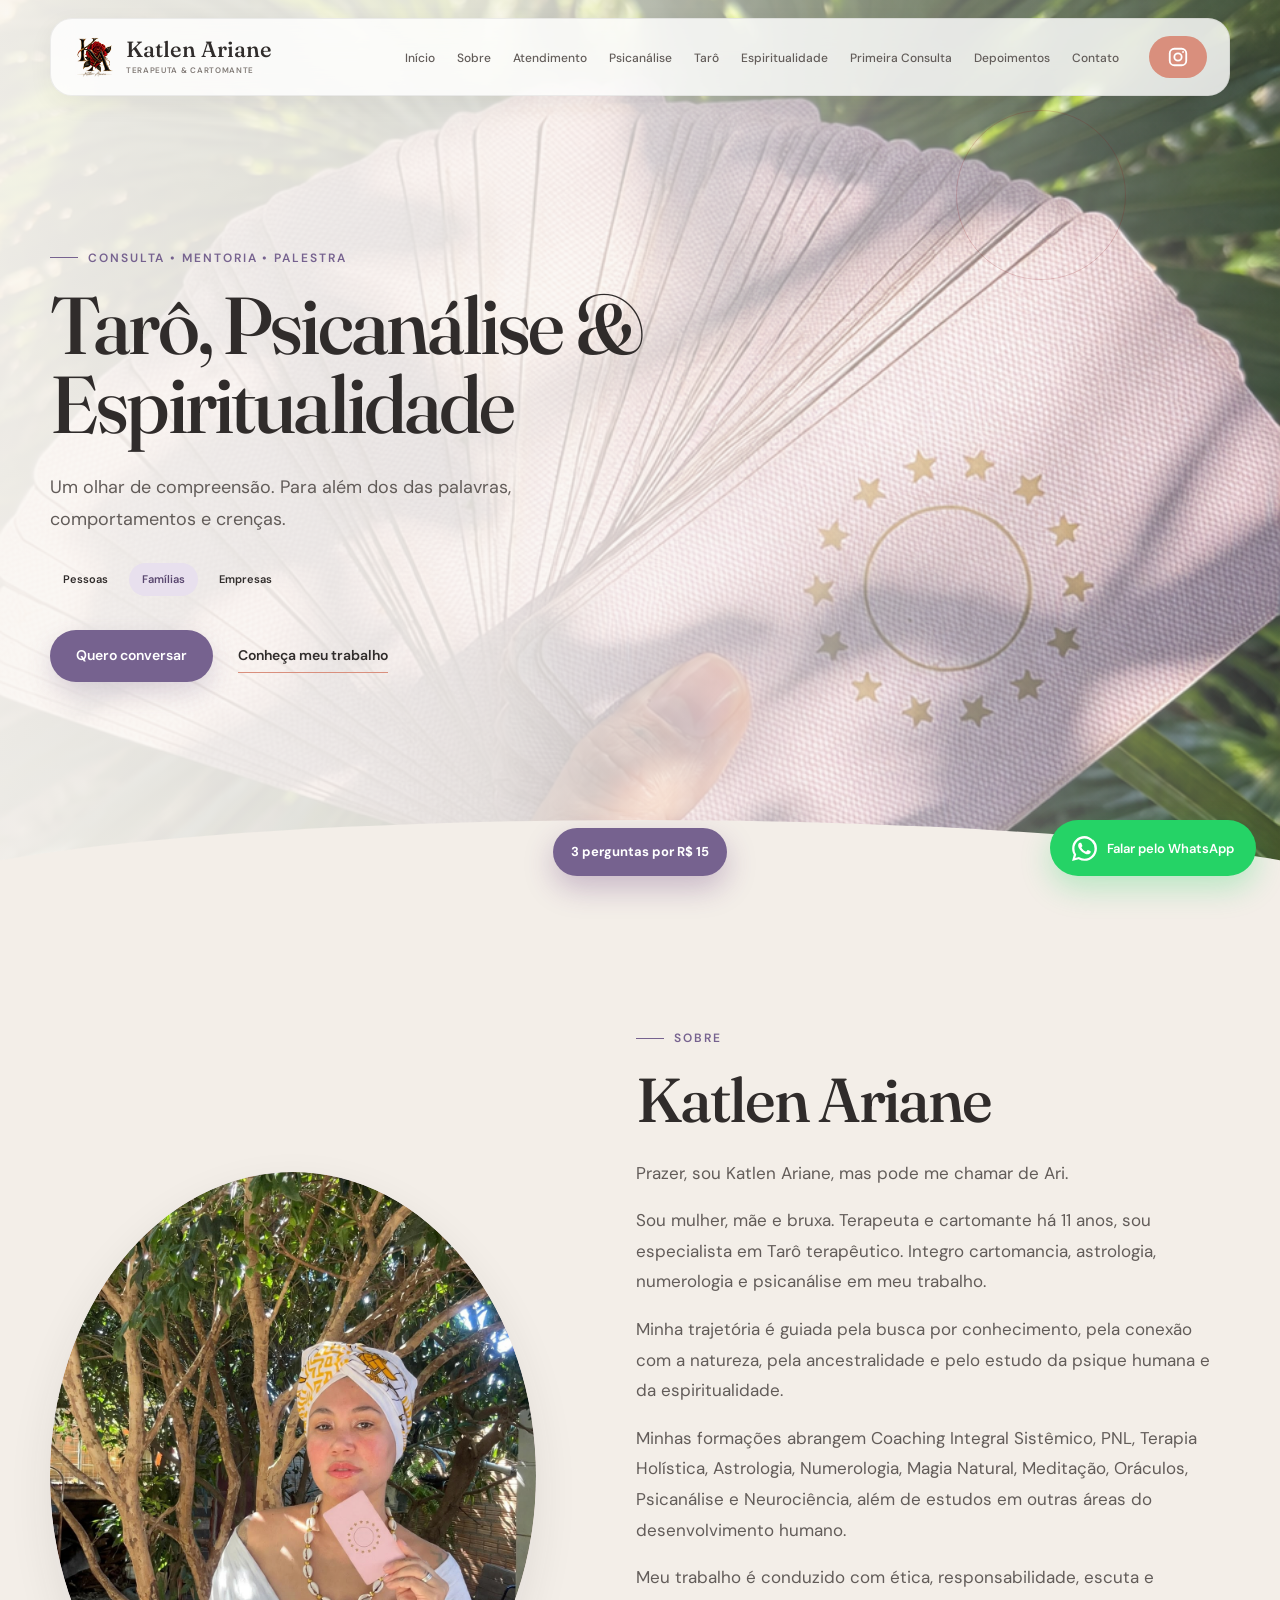
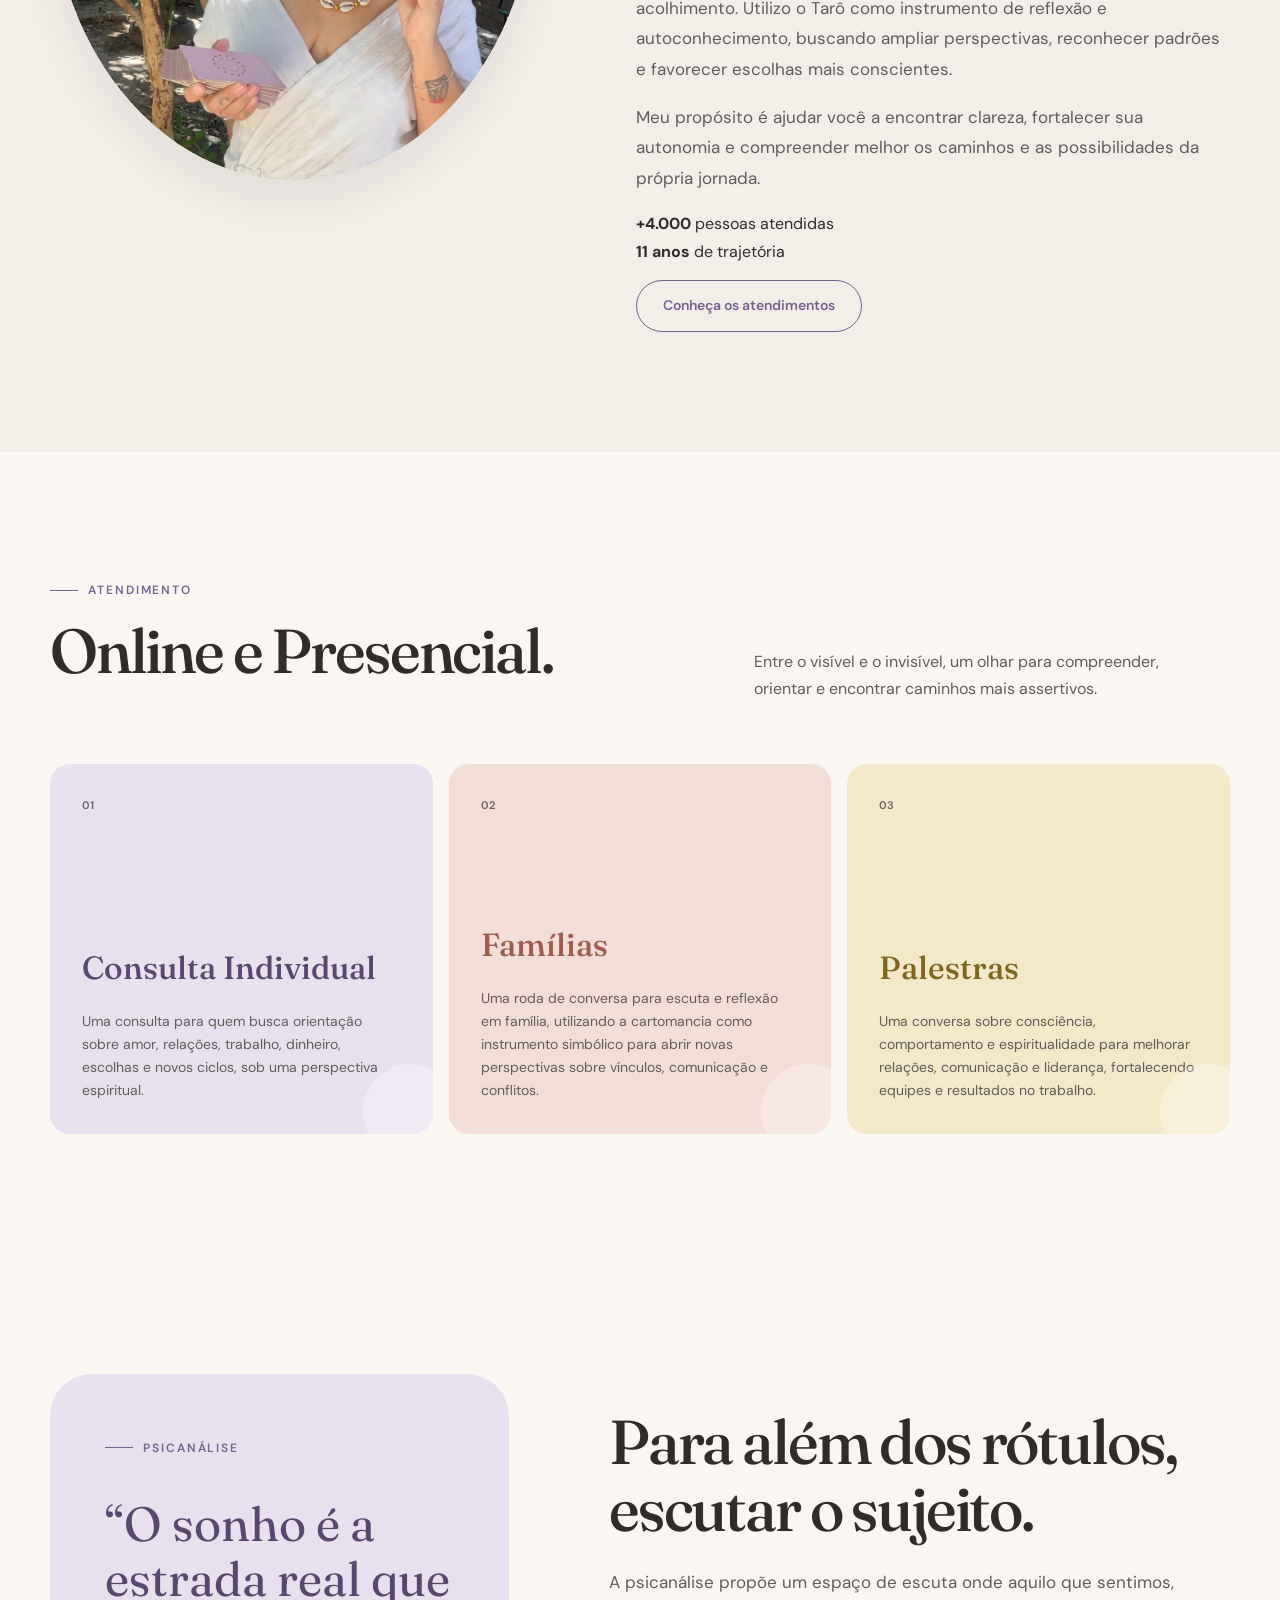
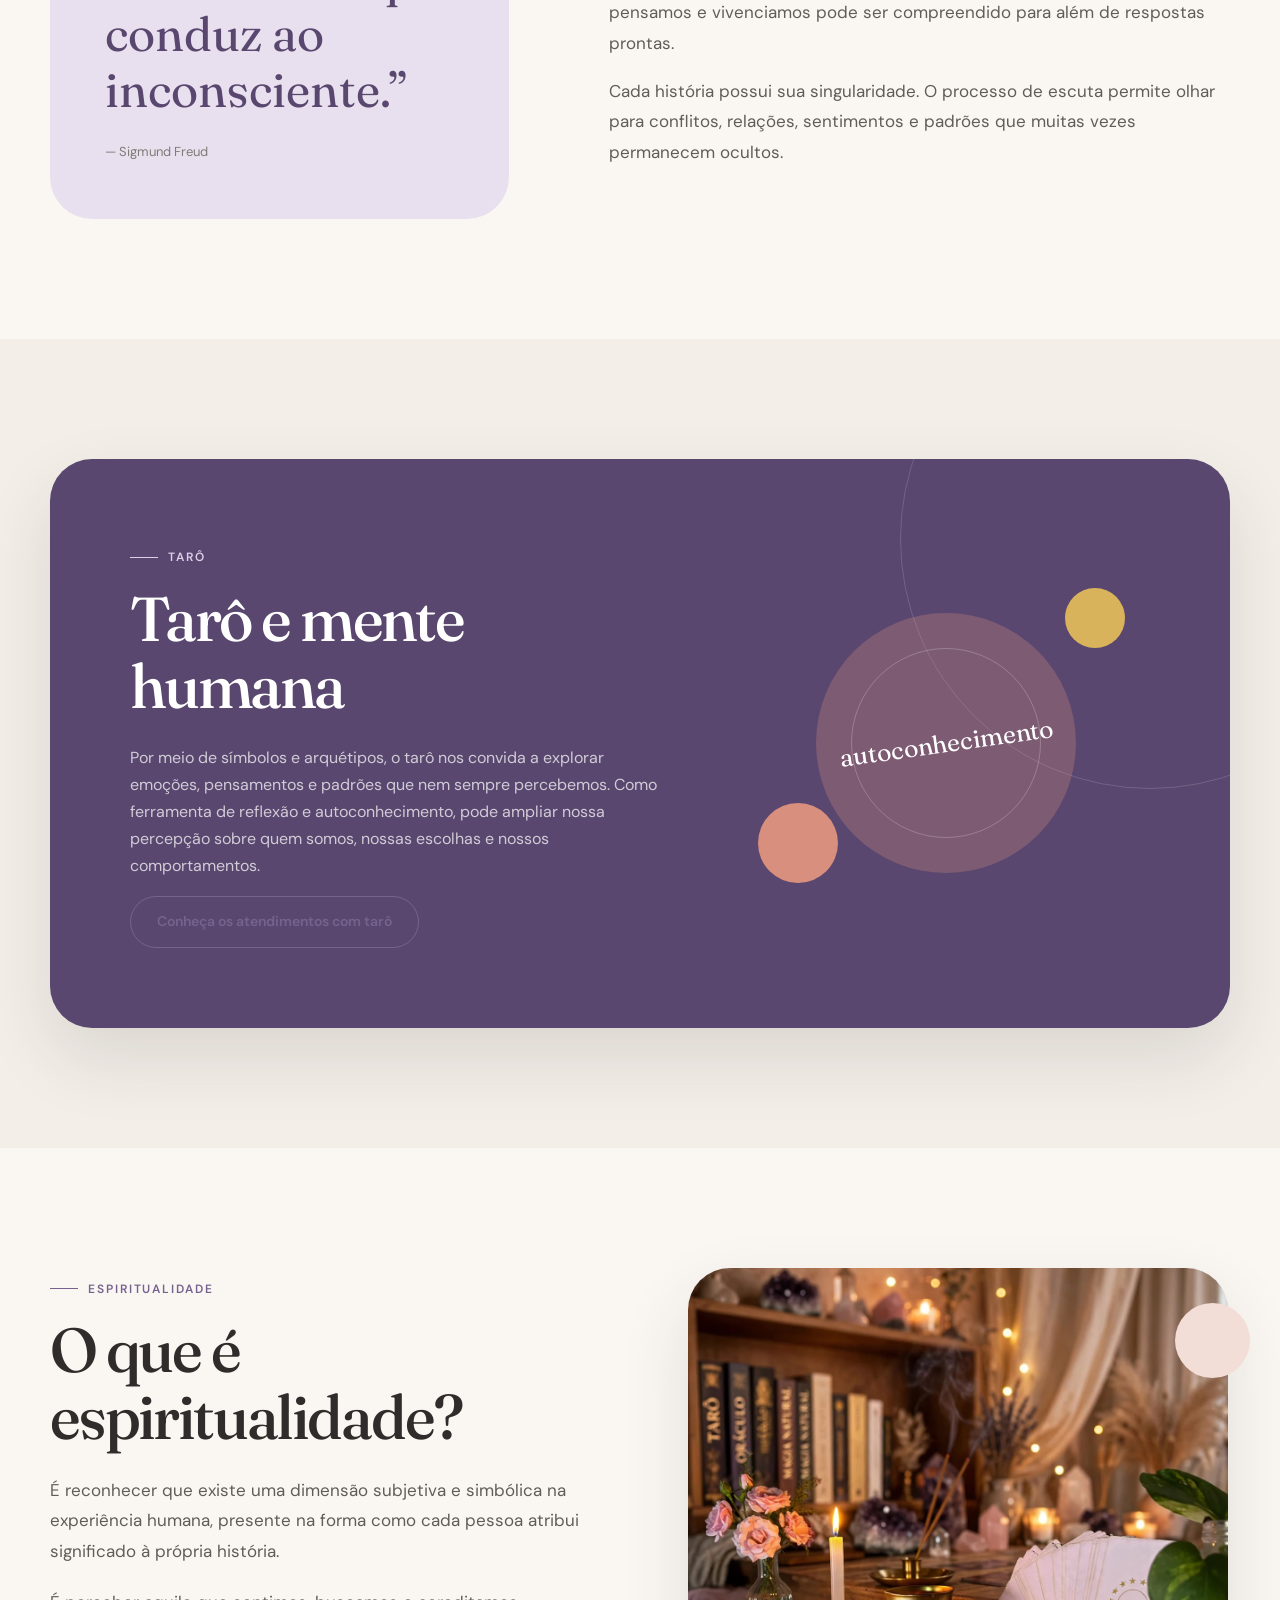
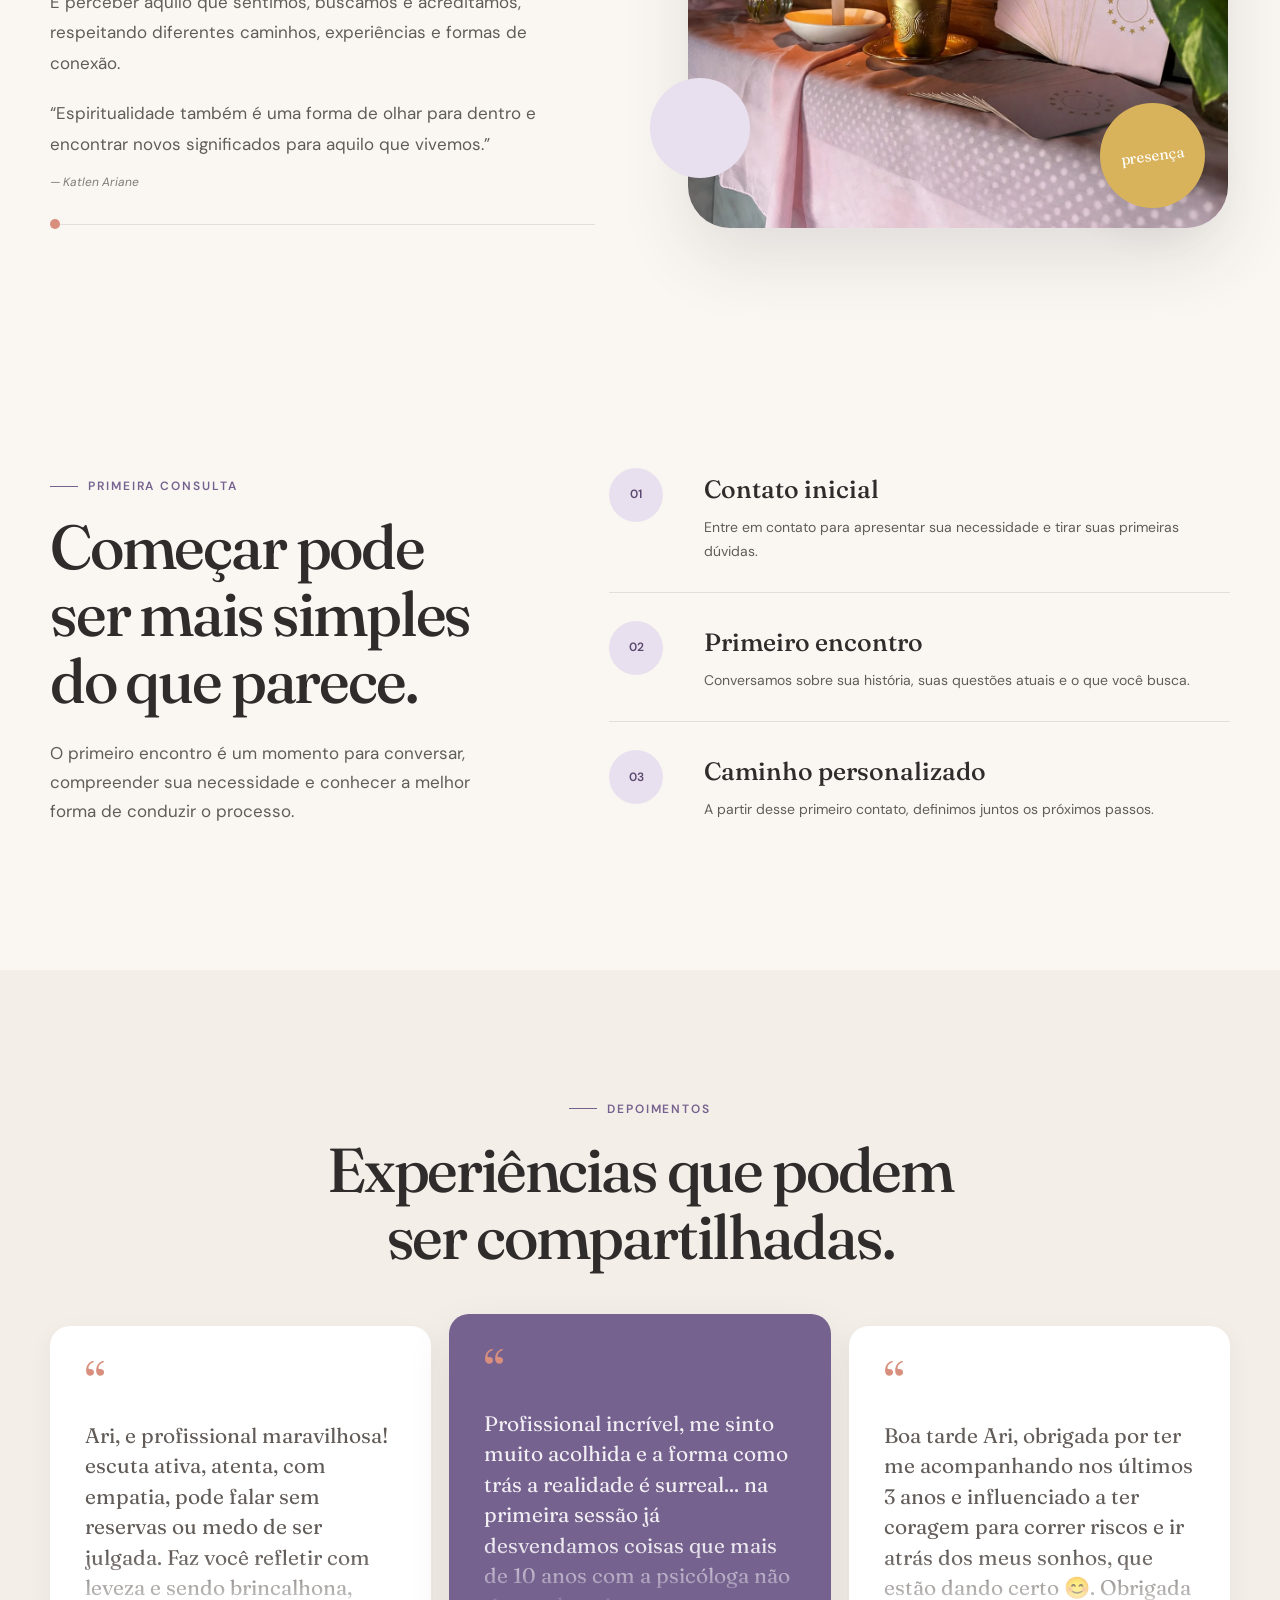
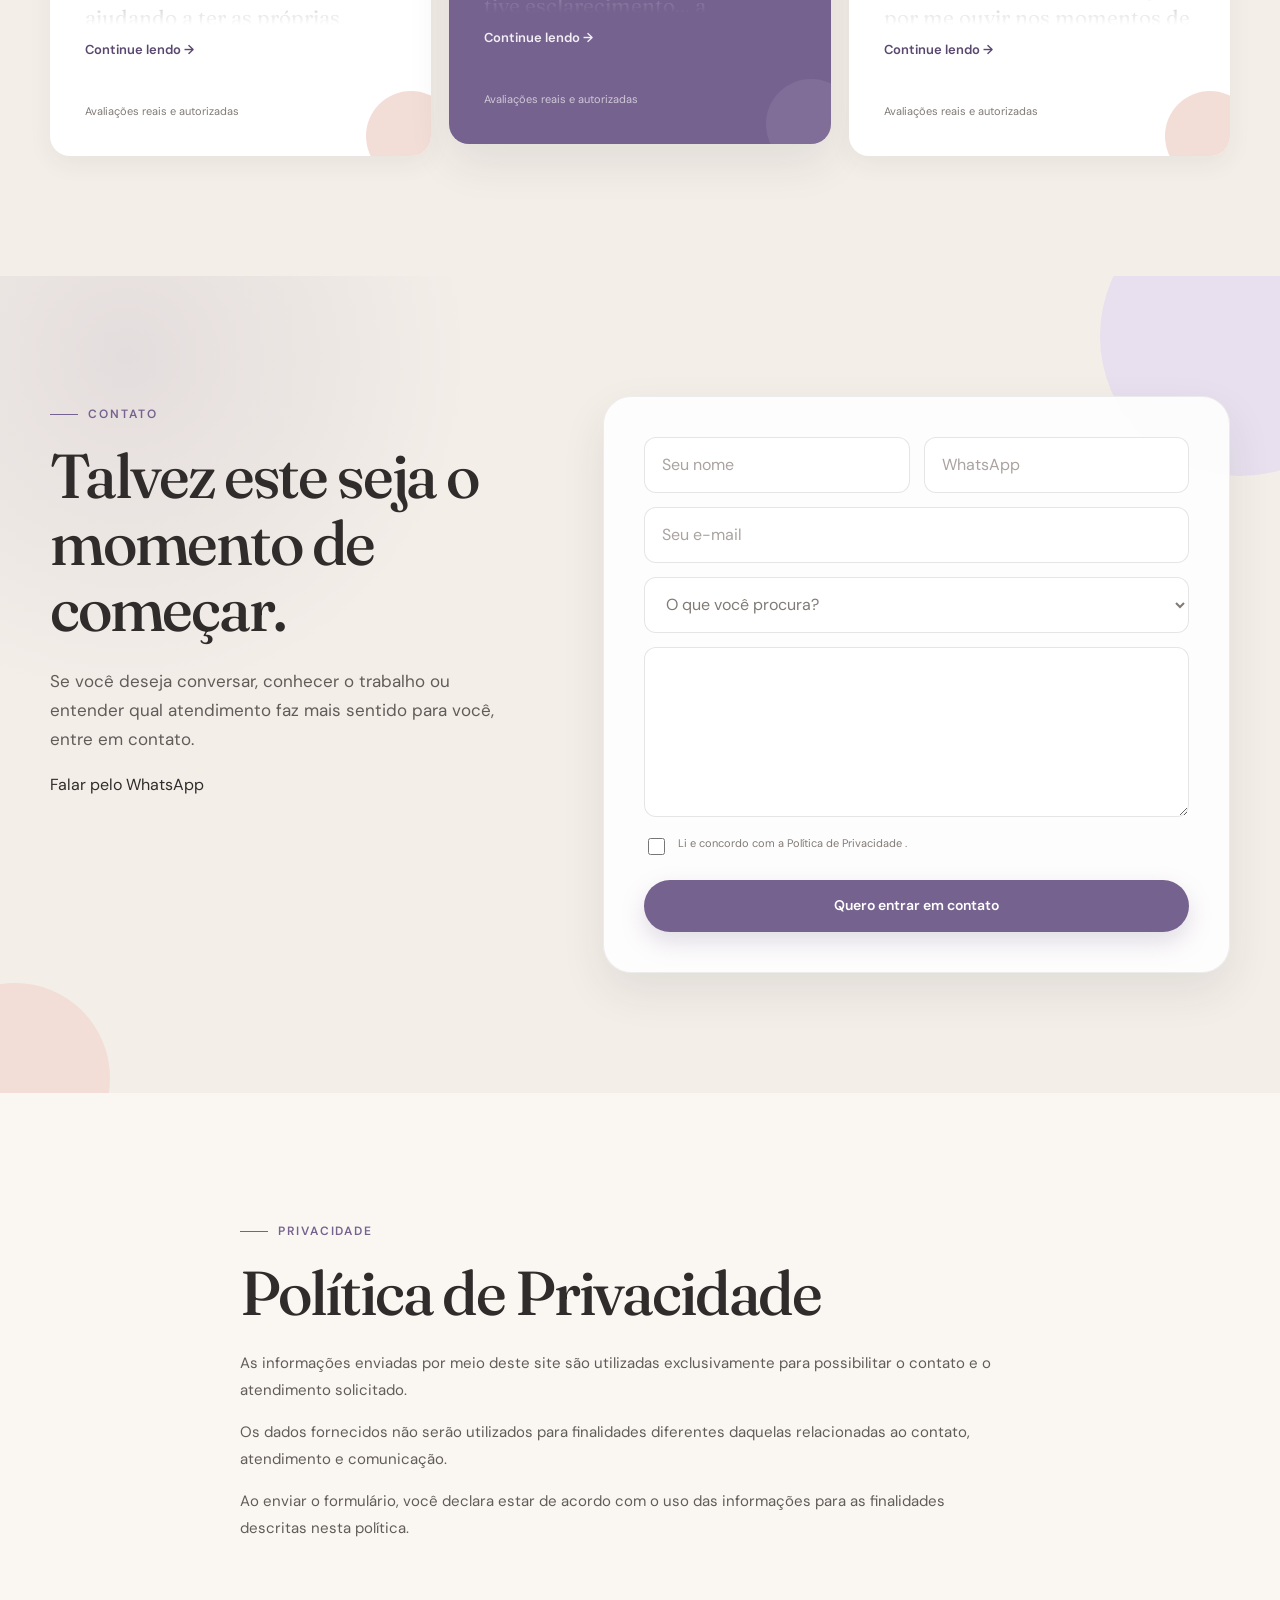
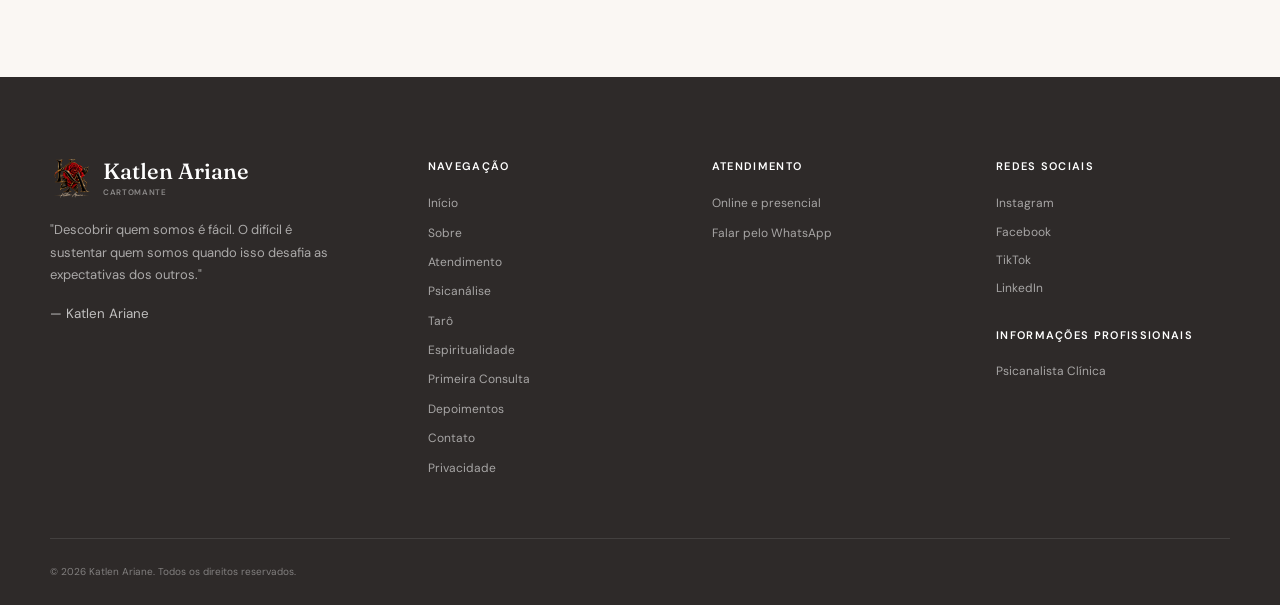
<file: index.html>
<!DOCTYPE html>
<html lang="pt-BR">

<head>
    <meta charset="UTF-8">

    <meta
        name="viewport"
        content="width=device-width, initial-scale=1.0">

    <title>Katlen Ariane | Terapeuta | Cartomante </title>

    <meta
        name="description"
        content="Katlen Ariane, Psicanalista Cartomante. Um espaço de escuta, acolhimento e reflexão para famílias, mulheres, crianças e adolescentes.">

    <meta
        name="theme-color"
        content="#F9F7F4">

    <meta
        name="robots"
        content="index, follow">

    <meta
        name="author"
        content="Katlen Ariane">
    
    <!-- =====================================================
     OPEN GRAPH — COMPARTILHAMENTO
    ====================================================== -->

    <meta
        property="og:type"
        content="website">

    <meta
        property="og:title"
        content="Katlen Ariane | Terapeuta & Cartomante">

    <meta
        property="og:description"
        content="Tarô, Psicanálise & Espiritualidade. Escuta, acolhimento e novos caminhos.">

    <meta
        property="og:url"
        content="https://katlenarianeso.pages.dev/">

    <meta
        property="og:site_name"
        content="Katlen Ariane">

    <meta
        property="og:locale"
        content="pt_BR">

    <!-- Imagem de compartilhamento -->
    <meta
        property="og:image"
        content="https://katlenarianeso.pages.dev/assets/katlen-logo.png">

    <meta
        property="og:image:alt"
        content="Katlen Ariane — Terapeuta & Cartomante">

    <!-- Twitter / X -->
    <meta
        name="twitter:card"
        content="summary">

    <meta
        name="twitter:title"
        content="Katlen Ariane | Terapeuta & Cartomante">

    <meta
        name="twitter:description"
        content="Tarô, Psicanálise & Espiritualidade. Escuta, acolhimento e novos caminhos.">

    <meta
        name="twitter:image"
        content="https://katlenarianeso.pages.dev/assets/katlen-logo.png">

    <!-- Favicon -->
    <link
        rel="icon"
        href="assets/katlen-logo.png"
        type="image/png">

    <link
        rel="alternate icon"
        href="assets/katlen-logo.webp"
        type="image/webp">

    <!-- Google Fonts -->
    <link
        rel="preconnect"
        href="https://fonts.googleapis.com">

    <link
        rel="preconnect"
        href="https://fonts.gstatic.com"
        crossorigin>

    <link
        href="https://fonts.googleapis.com/css2?family=DM+Sans:wght@400;500;600;700&family=Fraunces:opsz,wght@9..144,400;500;600&display=swap"
        rel="stylesheet">

    <!-- CSS PRINCIPAL -->
    <link
        rel="stylesheet"
        href="css/style.css">

    <!-- Dados estruturados -->
    <script type="application/ld+json">
    {
        "@context": "https://schema.org",
        "@type": "Person",
        "name": "Katlen Ariane",
        "jobTitle": "Psicanalista, Terapeuta e Cartomante",
        "description": "Psicanálise, Tarô e Espiritualidade.",
        "image": "assets/katlen-logo.png"
    }
    </script>

</head>

<body>

    <!-- =====================================================
         HEADER
    ====================================================== -->

    <header class="site-header">

        <div class="container nav-inner">

            <a
                class="brand"
                href="#inicio"
                aria-label="Katlen Ariane - início">

                <picture class="brand-logo">

                    <source
                        srcset="assets/katlen-logo.png"
                        type="image/png">

                    <source
                        srcset="assets/katlen-logo.webp"
                        type="image/webp">

                    <img
                        src="assets/katlen-logo.png"
                        alt=""
                        aria-hidden="true"
                        width="42"
                        height="42"
                        loading="eager">

                </picture>

                <span class="brand-text">

                    <span class="brand-name">
                        Katlen Ariane
                    </span>

                    <span class="brand-sub">
                        TERAPEUTA &amp; CARTOMANTE
                    </span>

                </span>

            </a>

            <nav
                class="nav-menu"
                id="primary-navigation"
                aria-label="Navegação principal">

                <ul>

                    <li>
                        <a href="#inicio">
                            Início
                        </a>
                    </li>

                    <li>
                        <a href="#sobre">
                            Sobre
                        </a>
                    </li>

                    <li>
                        <a href="#atendimento">
                            Atendimento
                        </a>
                    </li>

                    <li>
                        <a href="#psicanalise">
                            Psicanálise
                        </a>
                    </li>

                    <li>
                        <a href="#taro-mente">
                            Tarô
                        </a>
                    </li>

                    <li>
                        <a href="#espiritualidade">
                            Espiritualidade
                        </a>
                    </li>

                    <li>
                        <a href="#primeira-consulta">
                            Primeira Consulta
                        </a>
                    </li>

                    <li>
                        <a href="#depoimentos">
                            Depoimentos
                        </a>
                    </li>

                    <li>
                        <a href="#contato">
                            Contato
                        </a>
                    </li>

                </ul>

            </nav>

            <a
                class="header-cta"
                href="#instagram-link"
                data-v8-href="social.instagram"
                target="_blank"
                rel="noopener noreferrer"
                aria-label="Abrir Instagram em uma nova aba">

                <svg class="header-instagram-icon"
                    xmlns="http://www.w3.org/2000/svg"
                    viewBox="0 0 24 24"
                    width="22" height="22"
                    fill="none" stroke="currentColor" stroke-width="2"
                    aria-hidden="true" focusable="false">
                    <rect x="3" y="3" width="18" height="18" rx="5"></rect>
                    <circle cx="12" cy="12" r="4"></circle>
                    <circle cx="17.5" cy="6.5" r="1" fill="currentColor" stroke="none"></circle>
                </svg>


            </a>

            <button
                class="mobile-toggle"
                id="mobile-menu"
                type="button"
                aria-label="Abrir menu"
                aria-expanded="false"
                aria-controls="primary-navigation">

                <span></span>
                <span></span>
                <span></span>

            </button>

        </div>

    </header>


    <main>

        <!-- =====================================================
             HERO
        ====================================================== -->

        <section
            id="inicio"
            class="hero">

            <div class="hero-stroke"></div>

            <div class="container hero-grid">

                <div class="hero-copy">

                    <span class="eyebrow">
                        Consulta • Mentoria • Palestra
                    </span>

                    <h1>
                        Tarô, Psicanálise &amp; Espiritualidade
                        <em></em>
                    </h1>

                    <p>
                        Um olhar de compreensão. Para além dos das palavras,
                        comportamentos e crenças.
                    </p>

                    <div class="target-audience">

                        <span class="audience-people">
                            Pessoas
                        </span>

                        <span class="audience-family">
                            Famílias
                        </span>

                        <span class="audience-companies">
                            Empresas
                        </span>

                    </div>

                    <div class="hero-actions">

                        <a
                            href="#contato"
                            class="btn btn-primary">

                            Quero conversar

                        </a>

                        <a
                            href="#sobre"
                            class="under-link">

                            Conheça meu trabalho

                        </a>

                    </div>

                    <span class="hero-caption"></span>

                </div>

                <div class="hero-visual">

                    <div class="hero-image">

                        <picture>

                            <source
                                srcset="assets/katlen-hero.png"
                                type="image/png">

                            <source
                                srcset="assets/katlen-hero.webp"
                                type="image/webp">

                            <img
                                src="assets/katlen-hero.png"
                                alt="Katlen Ariane"
                                loading="eager">

                        </picture>

                    </div>

                    <div class="shape-tag shape-tag-coral">
                        escuta
                    </div>

                    <div class="shape-tag shape-tag-yellow">
                        acolhimento
                    </div>

                </div>

            </div>

            <div class="hero-bottom"></div>

        </section>


        <!-- =====================================================
             SOBRE
        ====================================================== -->

        <section
            id="sobre"
            class="about section">

            <div class="container about-grid">

                <div class="about-image">

                    <picture>

                        <source
                            srcset="assets/katlen-sobre.png"
                            type="image/png">

                        <source
                            srcset="assets/katlen-sobre.webp"
                            type="image/webp">

                        <img
                            src="assets/katlen-sobre.png"
                            alt="Katlen Ariane"
                            loading="lazy">

                    </picture>

                </div>

                <div class="about-copy">

                    <span class="eyebrow">
                        Sobre
                    </span>

                    <h2>
                        Katlen Ariane
                    </h2>

                    <p id="about-formacao">
                        Prazer, sou Katlen Ariane, mas pode me chamar de Ari.
                    </p>

                    <p>
                        Sou mulher, mãe e bruxa. Terapeuta e cartomante há 11 anos, sou especialista em Tarô terapêutico. Integro cartomancia, astrologia, numerologia e psicanálise em meu trabalho.
                    </p>

                    <p>
                        Minha trajetória é guiada pela busca por conhecimento, pela conexão com a natureza, pela ancestralidade e pelo estudo da psique humana e da espiritualidade.
                    </p>

                    <p>
                        Minhas formações abrangem Coaching Integral Sistêmico, PNL, Terapia Holística, Astrologia, Numerologia, Magia Natural, Meditação, Oráculos, Psicanálise e Neurociência, além de estudos em outras áreas do desenvolvimento humano.
                    </p>

                    <p>
                        Meu trabalho é conduzido com ética, responsabilidade, escuta e acolhimento. Utilizo o Tarô como instrumento de reflexão e autoconhecimento, buscando ampliar perspectivas, reconhecer padrões e favorecer escolhas mais conscientes.
                    </p>

                    <p>
                        Meu propósito é ajudar você a encontrar clareza, fortalecer sua autonomia e compreender melhor os caminhos e as possibilidades da própria jornada.
                    </p>
                                            
                    <p
                        id="about-especializacoes"
                        data-dynamic>
                    </p>

                    <p
                        id="about-experiencia"
                        data-dynamic>
                    </p>

                    <div class="about-stats">

                        <div class="about-stat">

                            <strong>
                                +4.000
                            </strong>

                            <span>
                                pessoas atendidas
                            </span>

                        </div>

                        <div class="about-stat">

                            <strong>
                                11 anos
                            </strong>

                            <span>
                                de trajetória
                            </span>

                        </div>

                    </div>

                    <a
                        href="#atendimento"
                        class="btn btn-outline">

                        Conheça os atendimentos

                    </a>

                </div>

            </div>

        </section>


        <!-- =====================================================
             ATENDIMENTO
        ====================================================== -->

        <section
            id="atendimento"
            class="audiences section">

            <div class="container">

                <div class="section-heading">

                    <div>

                        <span class="eyebrow">
                            Atendimento
                        </span>

                        <h2>
                            Online e Presencial.
                        </h2>

                    </div>

                    <p>
                        Entre o visível e o invisível, um olhar para
                        compreender, orientar e encontrar caminhos mais
                        assertivos.
                    </p>

                </div>

                <div class="audience-grid">

                    <article class="audience-card family">

                        <span>
                            01
                        </span>

                        <h3>
                            Consulta Individual
                        </h3>

                        <p>
                            Uma consulta para quem busca orientação sobre amor, relações, trabalho, dinheiro, escolhas e novos ciclos, sob uma perspectiva espiritual.
                        </p>

                        <b aria-hidden="true"></b>

                    </article>


                    <article class="audience-card women">

                        <span>
                            02
                        </span>

                        <h3>
                            Famílias
                        </h3>

                        <p>
                            Uma roda de conversa para escuta e reflexão em família, utilizando a cartomancia como instrumento simbólico para abrir novas perspectivas sobre vínculos, comunicação e conflitos.
                        </p>

                        <b aria-hidden="true"></b>

                    </article>


                    <article class="audience-card children">

                        <span>
                            03
                        </span>

                        <h3>
                            Palestras
                        </h3>

                        <p>
                            Uma conversa sobre consciência, comportamento e espiritualidade para melhorar relações, comunicação e liderança, fortalecendo equipes e resultados no trabalho.
                        </p>

                        <b aria-hidden="true"></b>

                    </article>

                </div>

            </div>

        </section>


        <!-- =====================================================
             PSICANÁLISE
        ====================================================== -->

        <section
            id="psicanalise"
            class="psicanalise section">

            <div class="container">

                <div class="psicanalise-grid">

                    <div class="psicanalise-quote">

                        <span class="eyebrow">
                            Psicanálise
                        </span>

                        <blockquote>
                            “O sonho é a estrada real que conduz ao inconsciente.”
                        </blockquote>

                        <cite>
                            — Sigmund Freud
                        </cite>

                    </div>

                    <div class="psicanalise-copy">

                        <h2>
                            Para além dos rótulos,
                            escutar o sujeito.
                        </h2>

                        <p>
                            A psicanálise propõe um espaço de escuta onde
                            aquilo que sentimos, pensamos e vivenciamos
                            pode ser compreendido para além de respostas
                            prontas.
                        </p>

                        <p>
                            Cada história possui sua singularidade.
                            O processo de escuta permite olhar para
                            conflitos, relações, sentimentos e padrões
                            que muitas vezes permanecem ocultos.
                        </p>

                        <p
                            data-v8="content.specialization"
                            data-dynamic>
                        </p>

                    </div>

                </div>

            </div>

        </section>


        <section
            id="taro-mente"
            class="neuro section"
            aria-labelledby="taro-mente-title">

            <div class="container neuro-card">
                <div class="neuro-copy">
                    <span class="eyebrow">
                        Tarô
                    </span>

                    <h2 id="taro-mente-title">
                        Tarô e mente humana
                    </h2>

                    <p>
                        Por meio de símbolos e arquétipos, o tarô nos convida
                        a explorar emoções, pensamentos e padrões que nem
                        sempre percebemos. Como ferramenta de reflexão e
                        autoconhecimento, pode ampliar nossa percepção sobre
                        quem somos, nossas escolhas e nossos comportamentos.
                    </p>

                    <a href="#contato" class="btn btn-outline">
                        Conheça os atendimentos com tarô
                    </a>
                </div>
                <div class="neuro-art" aria-hidden="true">
                    <span>autoconhecimento</span>
                    <i></i>
                    <b></b>
                </div>
            </div>

        </section>


        <!-- =====================================================
             ESPIRITUALIDADE
        ====================================================== -->

        <section
            id="espiritualidade"
            class="spirituality section">

            <div class="container spirituality-grid">

                <div class="spirituality-copy">

                    <span class="eyebrow">
                        Espiritualidade
                    </span>

                    <h2>
                        O que é espiritualidade?
                    </h2>

                    <p>
                        É reconhecer que existe uma dimensão subjetiva
                        e simbólica na experiência humana, presente na
                        forma como cada pessoa atribui significado à
                        própria história.
                    </p>

                    <p>
                        É perceber aquilo que sentimos, buscamos e
                        acreditamos, respeitando diferentes caminhos,
                        experiências e formas de conexão.
                    </p>

                    <p>
                        “Espiritualidade também é uma forma de olhar
                        para dentro e encontrar novos significados
                        para aquilo que vivemos.”
                    </p>

                    <small>
                        — Katlen Ariane
                    </small>

                    <div class="spirituality-highlight">

                        <span aria-hidden="true"></span>

                    </div>

                </div>


                <div class="spirituality-image">

                    <div class="spirituality-image-frame">

                        <picture>

                            <source
                                srcset="assets/espiritualidade.png"
                                type="image/png">

                            <source
                                srcset="assets/espiritualidade.webp"
                                type="image/webp">

                            <img
                                src="assets/espiritualidade.png"
                                alt="Mesa simbólica relacionada à espiritualidade"
                                loading="lazy">

                        </picture>

                    </div>

                    <span
                        class="spirituality-orb spirituality-orb-purple"
                        aria-hidden="true">
                    </span>

                    <span
                        class="spirituality-orb spirituality-orb-coral"
                        aria-hidden="true">
                    </span>

                    <span
                        class="spirituality-word"
                        aria-hidden="true">
                    </span>

                </div>

            </div>

        </section>


        <!-- =====================================================
             PRIMEIRA CONSULTA
        ====================================================== -->

        <section
            id="primeira-consulta"
            class="first section">

            <div class="container first-grid">

                <div class="first-copy">

                    <span class="eyebrow">
                        Primeira Consulta
                    </span>

                    <h2>
                        Começar pode ser mais simples
                        do que parece.
                    </h2>

                    <p>
                        O primeiro encontro é um momento para conversar,
                        compreender sua necessidade e conhecer a melhor
                        forma de conduzir o processo.
                    </p>

                </div>


                <div class="steps">

                    <div class="step">

                        <span>
                            01
                        </span>

                        <div>

                            <h3>
                                Contato inicial
                            </h3>

                            <p>
                                Entre em contato para apresentar sua
                                necessidade e tirar suas primeiras dúvidas.
                            </p>

                        </div>

                    </div>


                    <div class="step">

                        <span>
                            02
                        </span>

                        <div>

                            <h3>
                                Primeiro encontro
                            </h3>

                            <p>
                                Conversamos sobre sua história, suas
                                questões atuais e o que você busca.
                            </p>

                        </div>

                    </div>


                    <div class="step">

                        <span>
                            03
                        </span>

                        <div>

                            <h3>
                                Caminho personalizado
                            </h3>

                            <p>
                                A partir desse primeiro contato,
                                definimos juntos os próximos passos.
                            </p>

                        </div>

                    </div>

                </div>

            </div>

        </section>


        <!-- =====================================================
             DEPOIMENTOS
        ====================================================== -->

        <section
            id="depoimentos"
            class="testimonials section">

            <div class="container">

                <div class="section-heading centered">

                    <span class="eyebrow">
                        Depoimentos
                    </span>

                    <h2>
                        Experiências que podem
                        ser compartilhadas.
                    </h2>

                    <p></p>

                </div>


                <div class="testimonial-grid">

                    <article class="testimonial-card">

                        <span class="quote-mark">
                            “
                        </span>

                        <div class="testimonial-content">

                            <p>
                                Ari, e profissional maravilhosa! escuta ativa, atenta, com empatia, pode falar sem reservas ou medo de ser julgada. Faz você refletir com leveza e sendo brincalhona, ajudando a ter as próprias respostas mas com outro olhar.

                                Consegue avaliar não somente o que e relatado, mas como e relatado, nas entrelinhas, até você perceber onde pode mudar e melhorar no dia a dia.
                            </p>

                        </div>

                        <button
                            class="testimonial-toggle"
                            type="button"
                            aria-expanded="false">
                            Continue lendo
                        </button>

                        <small>
                            Avaliações reais e autorizadas
                        </small>

                        <i aria-hidden="true"></i>

                    </article>


                    <article class="testimonial-card featured">

                        <span class="quote-mark">
                            “
                        </span>

                        <div class="testimonial-content">

                            <p>
                                Profissional incrível, me sinto muito acolhida e a forma como trás a realidade é surreal... na primeira sessão já desvendamos coisas que mais de 10 anos com a psicóloga não tive esclarecimento... a condução natural, o espaço de fala e acolhimento é algo que nunca encontrei nas terapias convencionais... recomendo demais...
                            </p>

                        </div>

                        <button
                            class="testimonial-toggle"
                            type="button"
                            aria-expanded="false">
                            Continue lendo
                        </button>

                        <small>
                            Avaliações reais e autorizadas
                        </small>

                        <i aria-hidden="true"></i>

                    </article>


                    <article class="testimonial-card">

                        <span class="quote-mark">
                            “
                        </span>

                        <div class="testimonial-content">

                            <p>
                                Boa tarde Ari, obrigada por ter me acompanhando nos últimos 3 anos e influenciado a ter coragem para correr riscos e ir atrás dos meus sonhos, que estão dando certo 😊. Obrigada por me ouvir nos momentos de grandes desafios e guiar de forma afetuosa, dando más confiança em mim mesma.
                            </p>

                        </div>

                        <button
                            class="testimonial-toggle"
                            type="button"
                            aria-expanded="false">
                            Continue lendo
                        </button>

                        <small>
                            Avaliações reais e autorizadas
                        </small>

                        <i aria-hidden="true"></i>

                    </article>

                </div>

            </div>

        </section>


        <!-- =====================================================
             CONTATO
        ====================================================== -->

        <section
            id="contato"
            class="contact section">

            <div
                class="contact-shape contact-purple"
                aria-hidden="true">
            </div>

            <div
                class="contact-shape contact-coral"
                aria-hidden="true">
            </div>

            <div class="container contact-grid">

                <div class="contact-intro">

                    <span class="eyebrow">
                        Contato
                    </span>

                    <h2>
                        Talvez este seja o momento
                        de começar.
                    </h2>

                    <p>
                        Se você deseja conversar, conhecer o trabalho
                        ou entender qual atendimento faz mais sentido
                        para você, entre em contato.
                    </p>

                    <a
                        href="#"
                        class="contact-whatsapp"
                        data-v8="contact.whatsapp">

                        Falar pelo WhatsApp

                    </a>

                    <p
                        class="contact-address"
                        data-v8="content.address">
                    </p>

                </div>


                <div class="contact-form">

                    <form
                        id="main-form"
                        data-v8-form
                        method="POST"
                        action=""
                        novalidate>

                        <div class="form-row">

                            <input
                                type="text"
                                name="nome"
                                placeholder="Seu nome"
                                autocomplete="name"
                                required>

                            <input
                                type="tel"
                                name="whatsapp"
                                placeholder="WhatsApp"
                                autocomplete="tel"
                                required>

                        </div>

                        <input
                            type="email"
                            name="email"
                            placeholder="Seu e-mail"
                            autocomplete="email"
                            required>

                        <select
                            name="busca_atendimento"
                            required>

                            <option
                                value=""
                                selected
                                disabled>

                                O que você procura?

                            </option>

                            <option value="consulta">
                                Consulta
                            </option>

                            <option value="mentoria">
                                Mentoria
                            </option>

                            <option value="palestra">
                                Palestra
                            </option>

                            <option value="espiritualidade">
                                Espiritualidade
                            </option>

                            <option value="outro">
                                Outro
                            </option>

                        </select>

                        <textarea
                            name="mensagem"
                            rows="5"
                            placeholder="Como posso ajudar?">
                        </textarea>

                        <label class="consent">

                            <input
                                type="checkbox"
                                name="consentimento"
                                required>

                            <span>

                                Li e concordo com a
                                <a
                                    href="#privacidade"
                                    class="privacy-link">

                                    Política de Privacidade

                                </a>.

                            </span>

                        </label>

                        <button
                            type="submit"
                            class="btn btn-primary w-full">

                            Quero entrar em contato

                        </button>

                    </form>

                </div>

            </div>

        </section>


        <!-- =====================================================
             PRIVACIDADE
        ====================================================== -->

        <section
            id="privacidade"
            class="privacy section">

            <div class="container">

                <div class="privacy-content">

                    <span class="eyebrow">
                        Privacidade
                    </span>

                    <h2>
                        Política de Privacidade
                    </h2>

                    <p>
                        As informações enviadas por meio deste site
                        são utilizadas exclusivamente para possibilitar
                        o contato e o atendimento solicitado.
                    </p>

                    <p>
                        Os dados fornecidos não serão utilizados para
                        finalidades diferentes daquelas relacionadas
                        ao contato, atendimento e comunicação.
                    </p>

                    <p>
                        Ao enviar o formulário, você declara estar de
                        acordo com o uso das informações para as
                        finalidades descritas nesta política.
                    </p>

                </div>

            </div>

        </section>

    </main>




    <!-- =====================================================
         OFERTA — 3 PERGUNTAS
         O botão é ligado ao item "3 Perguntas" do Catálogo V8.
         O pagamento é processado pelo V8 Admin Universal.
    ====================================================== -->

    <div
        class="quick-questions-overlay"
        id="quickQuestionsPopup"
        aria-hidden="true">

        <div
            class="quick-questions-modal"
            role="dialog"
            aria-modal="true"
            aria-labelledby="quickQuestionsTitle">

            <button
                type="button"
                class="quick-questions-close"
                id="quickQuestionsClose"
                aria-label="Fechar">

                <span aria-hidden="true">×</span>

            </button>

            <span class="quick-questions-eyebrow">
                LEITURA RÁPIDA
            </span>

            <h2 id="quickQuestionsTitle">
                Faça 3 perguntas agora!
            </h2>

            <p class="quick-questions-lead">
               O que você quer saber?
                O Tarô pode revelar!
            </p>

            <div class="quick-questions-price">
                <strong id="quickQuestionsPrice">
                    R$ 15,00
                </strong>

                <span>
                    pagamento online
                </span>
            </div>

            <button
                type="button"
                class="quick-questions-pay"
                id="quickQuestionsPay"
                data-v8-pay="">

                Pagar agora por R$ 15

            </button>

            <p
                class="quick-questions-status"
                id="quickQuestionsStatus"
                role="status">
            </p>

            <small class="quick-questions-note">
                Após o pagamento, você será encaminhado
                para a próxima etapa.
            </small>

        </div>

    </div>

    <button
        type="button"
        class="quick-questions-trigger"
        id="quickQuestionsTrigger"
        aria-label="Abrir oferta de 3 perguntas">

        3 perguntas por R$ 15

    </button>


    <!-- =====================================================
         FOOTER
    ====================================================== -->

    <footer class="site-footer">

        <div class="container footer-grid">

            <div class="footer-brand">

                <a
                    class="brand"
                    href="#inicio"
                    aria-label="Katlen Ariane - início">

                    <picture class="brand-logo">

                        <source
                            srcset="assets/katlen-logo.png"
                            type="image/png">

                        <source
                            srcset="assets/katlen-logo.webp"
                            type="image/webp">

                        <img
                            src="assets/katlen-logo.png"
                            alt=""
                            aria-hidden="true"
                            width="42"
                            height="42"
                            loading="lazy">

                    </picture>

                    <span class="brand-text">

                        <span class="brand-name">
                            Katlen Ariane
                        </span>

                        <span class="brand-sub">
                            CARTOMANTE
                        </span>

                    </span>

                </a>

                <p>
                    "Descobrir quem somos é fácil. O difícil é sustentar
                    quem somos quando isso desafia as expectativas dos outros."
                </p>

                <small>
                    — Katlen Ariane
                </small>

            </div>


            <div>

                <span class="footer-title">
                    Navegação
                </span>

                <a href="#inicio">
                    Início
                </a>

                <a href="#sobre">
                    Sobre
                </a>

                <a href="#atendimento">
                    Atendimento
                </a>

                <a href="#psicanalise">
                    Psicanálise
                </a>

                <a href="#taro-mente">
                    Tarô
                </a>

                <a href="#espiritualidade">
                    Espiritualidade
                </a>

                <a href="#primeira-consulta">
                    Primeira Consulta
                </a>

                <a href="#depoimentos">
                    Depoimentos
                </a>

                <a href="#contato">
                    Contato
                </a>

                <a href="#privacidade">
                    Privacidade
                </a>

            </div>


            <div>

                <span class="footer-title">
                    Atendimento
                </span>

                <span>
                    Online e presencial
                </span>

                <a
                    id="footer-whatsapp"
                    href="#"
                    data-v8="contact.whatsapp">

                    Falar pelo WhatsApp

                </a>

                <span
                    id="footer-address"
                    data-v8="content.address">
                </span>

            </div>


            <div>

                <span class="footer-title">
                    Redes sociais
                </span>

                <div class="social-links">

                    <a
                        id="instagram-link"
                        data-v8="social.instagram"
                        data-social="instagram"
                        href="#"
                        target="_blank"
                        rel="noopener noreferrer">

                        Instagram

                    </a>

                    <a
                        id="facebook-link"
                        data-v8="social.facebook"
                        data-social="facebook"
                        href="#"
                        target="_blank"
                        rel="noopener noreferrer">

                        Facebook

                    </a>

                    <a
                        id="tiktok-link"
                        data-v8="social.tiktok"
                        data-social="tiktok"
                        href="#"
                        target="_blank"
                        rel="noopener noreferrer">

                        TikTok

                    </a>

                    <a
                        id="linkedin-link"
                        data-v8="social.linkedin"
                        data-social="linkedin"
                        href="#"
                        target="_blank"
                        rel="noopener noreferrer">

                        LinkedIn

                    </a>

                </div>


                <span class="footer-title footer-title-small">
                    Informações profissionais
                </span>

                <span
                    id="footer-registration"
                    data-v8="content.job">

                    Psicanalista Clínica

                </span>

            </div>

        </div>


        <div class="container footer-bottom">

            <span data-current-year>
                © 2026 Katlen Ariane. Todos os direitos reservados.
            </span>

        </div>

    </footer>


    <!-- =====================================================
         WHATSAPP FLUTUANTE
    ====================================================== -->

    <a
        href="#"
        class="whatsapp-float"
        id="whatsapp-link"
        data-v8="contact.whatsapp"
        aria-label="Falar pelo WhatsApp">

        <svg
            viewBox="0 0 24 24"
            aria-hidden="true"
            focusable="false">

            <path
                d="M17.472 14.382c-.297-.149-1.758-.867-2.03-.967-.273-.099-.471-.148-.67.15-.197.297-.767.966-.94 1.164-.173.199-.347.223-.644.075-.297-.15-1.255-.463-2.39-1.475-.883-.788-1.48-1.761-1.653-2.059-.173-.297-.018-.458.13-.606.134-.133.298-.347.446-.52.149-.174.198-.298.198-.497.099-.198.05-.372-.025-.521-.075-.148-.669-1.611-.916-2.206-.242-.579-.487-.5-.669-.51l-.57-.01c-.198 0-.52.074-.792.372-.272.297-1.04 1.016-1.04 2.479 0 1.462 1.065 2.875 1.213 3.074.149.198 2.096 3.2 5.077 4.487.709.306 1.262.489 1.694.626.712.227 1.36.195 1.872.118.571-.085 1.758-.719 2.006-1.413.248-.694.248-1.289.173-1.413-.074-.124-.272-.198-.57-.347m-5.421 7.403h-.004a9.64 9.64 0 01-4.902-1.348l-.352-.209-3.627.951.969-3.537-.23-.363a9.63 9.63 0 01-1.476-5.142c.001-5.317 4.327-9.642 9.649-9.642 2.577.001 5.001 1.005 6.823 2.827a9.58 9.58 0 012.825 6.814c-.002 5.319-4.329 9.645-9.645 9.649m8.204-17.853A11.48 11.48 0 0012.05 0C5.495 0 .16 5.335.157 11.89c0 2.096.547 4.142 1.588 5.946L.07 24l6.304-1.654a11.9 11.9 0 005.674 1.447h.005c6.554 0 11.89-5.335 11.893-11.89a11.83 11.83 0 00-3.691-8.571" />

        </svg>

        <span>
            Falar pelo WhatsApp
        </span>

    </a>


    <!-- =====================================================
         V8 ADMIN UNIVERSAL
    ====================================================== -->

    <script
        src="js/v8-loader.js"
        data-project-id="be844101-c846-491b-bcf8-87626d91cffe"
        data-api-url="https://v8adminuniversal.aisermelk.workers.dev"
        data-catalog="true">
    </script>


    <!-- =====================================================
         DEPOIMENTOS — CONTINUE LENDO
    ====================================================== -->

    <script>
        document.querySelectorAll(".testimonial-toggle").forEach(button => {

            button.addEventListener("click", () => {

                const card = button.closest(".testimonial-card");
                const content = card.querySelector(".testimonial-content");
                const paragraph = content.querySelector("p");

                if (!paragraph || !paragraph.textContent.trim()) {
                    return;
                }

                const expanded = card.classList.toggle("is-expanded");

                button.setAttribute(
                    "aria-expanded",
                    expanded
                );

                button.textContent = expanded
                    ? "Mostrar menos"
                    : "Continue lendo";

            });

        });
    </script>


    <!-- =====================================================
         JAVASCRIPT PRINCIPAL
    ====================================================== -->

    <script
        src="js/main.js"
        defer>
    </script>

</body>

</html>
</file>
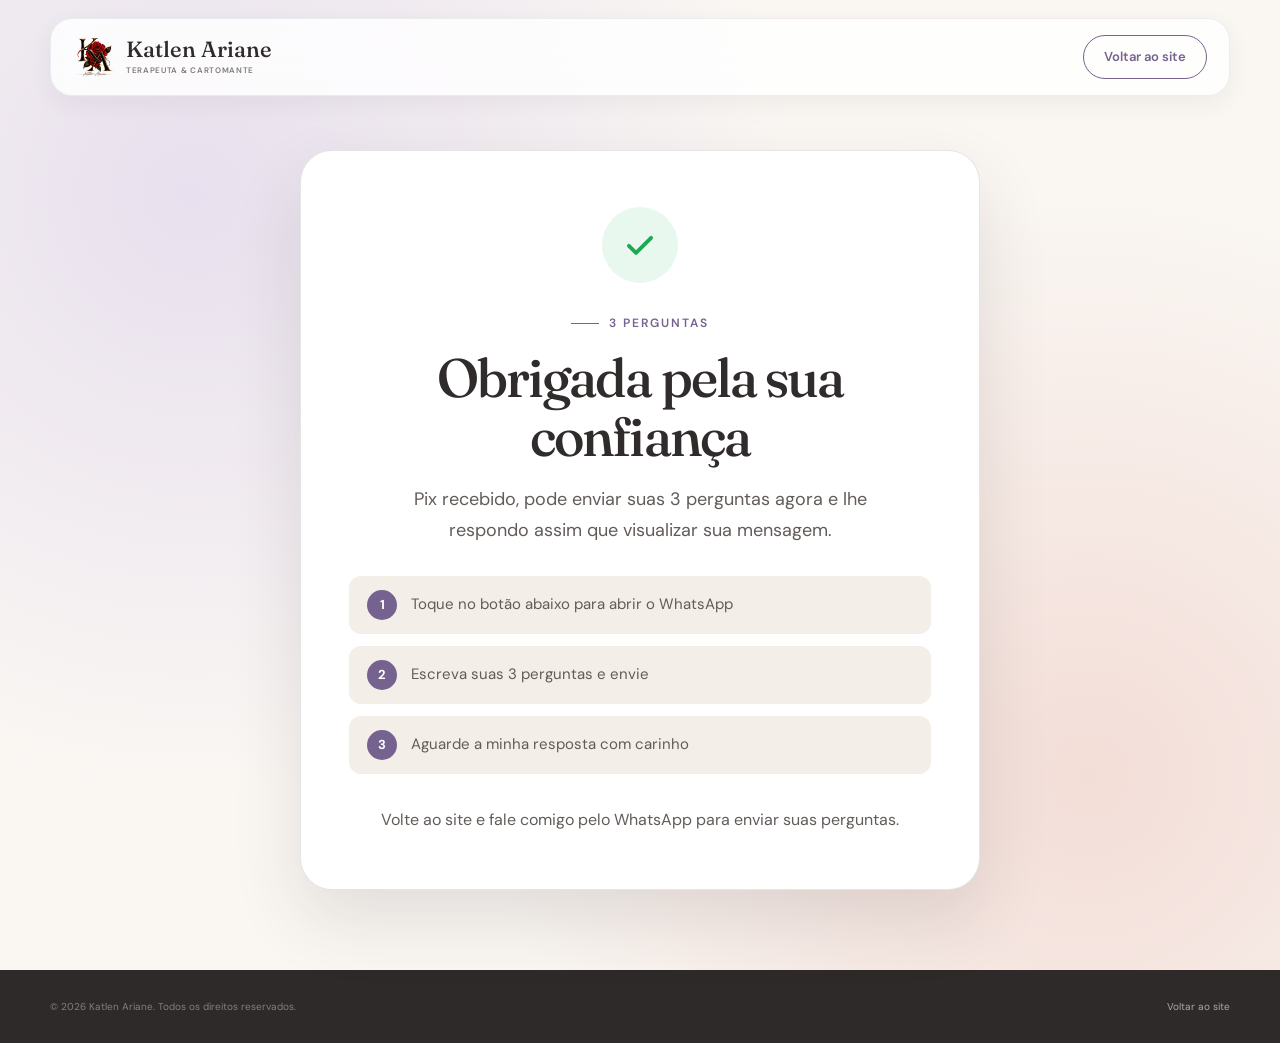
<file: obrigado.html>
<!DOCTYPE html>
<html lang="pt-BR">

<head>
    <meta charset="UTF-8">
    <meta name="viewport" content="width=device-width, initial-scale=1.0">

    <title>Obrigada | Katlen Ariane</title>

    <meta name="description" content="Obrigada pela sua confiança. Envie suas 3 perguntas pelo WhatsApp.">
    <meta name="theme-color" content="#F9F7F4">

    <!-- Página de pós-pagamento: não deve aparecer no Google -->
    <meta name="robots" content="noindex, nofollow">

    <link rel="icon" href="assets/katlen-logo.png" type="image/png">

    <link rel="preconnect" href="https://fonts.googleapis.com">
    <link rel="preconnect" href="https://fonts.gstatic.com" crossorigin>
    <link
        href="https://fonts.googleapis.com/css2?family=DM+Sans:wght@400;500;600;700&family=Fraunces:opsz,wght@9..144,400;500;600&display=swap"
        rel="stylesheet">

    <link rel="stylesheet" href="css/style.css">
    <style>
    /* =========================================================
       PÁGINA DE OBRIGADO — complementa css/style.css
       ========================================================= */

    .thanks-header .nav-inner {
        justify-content: space-between;
    }

    .thanks-header .btn {
        min-height: 44px;
        padding: 0 20px;
        font-size: 13px;
    }

    .thanks-main {
        min-height: 100vh;
        display: flex;
        align-items: center;
        padding: 150px 0 80px;
        background:
            radial-gradient(circle at 15% 20%, var(--purple-light) 0, transparent 45%),
            radial-gradient(circle at 85% 80%, var(--coral-light) 0, transparent 45%),
            var(--bg);
    }

    .thanks-card {
        max-width: 680px;
        margin-inline: auto;
        padding: 56px 48px;
        text-align: center;
        background: var(--bg-white);
        border: 1px solid var(--border);
        border-radius: var(--radius-lg);
        box-shadow: var(--shadow-lg);
    }

    .thanks-icon {
        width: 76px;
        height: 76px;
        margin: 0 auto 22px;
        display: grid;
        place-items: center;
        border-radius: 50%;
        background: var(--green-soft);
        color: var(--green-dark);
    }

    .thanks-icon svg {
        width: 38px;
        height: 38px;
        fill: none;
        stroke: currentColor;
        stroke-width: 2.4;
        stroke-linecap: round;
        stroke-linejoin: round;
    }

    .thanks-card .eyebrow {
        margin-bottom: 14px;
    }

    .thanks-card h1 {
        margin: 0 0 18px;
        font-size: clamp(36px, 6vw, 54px);
        line-height: 1.1;
    }

    .thanks-lead {
        margin: 0 auto 30px;
        max-width: 520px;
        font-size: 18px;
        line-height: 1.7;
    }

    .thanks-steps {
        display: grid;
        gap: 12px;
        margin: 0 0 32px;
        padding: 0;
        list-style: none;
        text-align: left;
    }

    .thanks-steps li {
        display: flex;
        align-items: center;
        gap: 14px;
        padding: 14px 18px;
        background: var(--bg-soft);
        border-radius: var(--radius-sm);
        color: var(--ink-soft);
        font-size: 15px;
    }

    .thanks-steps li span {
        flex: 0 0 30px;
        height: 30px;
        display: grid;
        place-items: center;
        border-radius: 50%;
        background: var(--purple);
        color: #fff;
        font-size: 13px;
        font-weight: 700;
    }

    .btn-whatsapp {
        gap: 10px;
        width: 100%;
        min-height: 58px;
        background: var(--green);
        color: #fff;
        font-size: 15px;
        box-shadow: 0 12px 28px rgba(37, 211, 102, .28);
    }

    .btn-whatsapp:hover {
        background: var(--green-dark);
        box-shadow: 0 16px 34px rgba(37, 211, 102, .34);
    }

    .btn-whatsapp svg {
        width: 22px;
        height: 22px;
        fill: currentColor;
    }

    .thanks-note {
        display: block;
        margin-top: 16px;
        color: var(--muted);
        font-size: 13px;
    }

    .thanks-fallback {
        margin: 0;
        color: var(--ink-soft);
    }

    .thanks-footer {
        padding: 28px 0;
    }

    .thanks-footer .footer-bottom {
        padding-top: 0;
        border-top: 0;
        display: flex;
        justify-content: space-between;
        align-items: center;
        flex-wrap: wrap;
        gap: 12px;
    }

    .thanks-footer .brand-name {
        color: #fff;
    }

    @media (max-width: 640px) {
        .thanks-main {
            padding: 120px 0 50px;
        }

        .thanks-card {
            padding: 38px 22px;
            border-radius: var(--radius-md);
        }

        .thanks-lead {
            font-size: 16px;
        }

        .thanks-header .brand {
            min-width: 0;
        }

        .thanks-header .brand-sub {
            display: none;
        }
    }

    /* garante que [hidden] vença os display: dos botões */
    [hidden] {
        display: none !important;
    }
    </style>

    <!-- V8 LOADER (Pixel/Analytics, contato e WhatsApp vêm do painel) -->
    <script
        src="js/v8-loader.js"
        data-project-id="be844101-c846-491b-bcf8-87626d91cffe"
        data-api-url="https://v8adminuniversal.aisermelk.workers.dev">
    </script>
</head>

<body>

    <!-- HEADER -->
    <header class="site-header thanks-header">
        <div class="container nav-inner">

            <a class="brand" href="/" aria-label="Katlen Ariane - voltar ao site">

                <picture class="brand-logo">
                    <img
                        src="assets/katlen-logo.png"
                        alt=""
                        aria-hidden="true"
                        width="42"
                        height="42"
                        loading="eager">
                </picture>

                <span class="brand-text">
                    <span class="brand-name">Katlen Ariane</span>
                    <span class="brand-sub">TERAPEUTA &amp; CARTOMANTE</span>
                </span>

            </a>

            <a class="btn btn-outline" href="/">Voltar ao site</a>

        </div>
    </header>


    <!-- AGRADECIMENTO -->
    <main class="thanks-main">
        <div class="container">

            <section class="thanks-card" aria-labelledby="thanksTitle">

                <div class="thanks-icon" aria-hidden="true">
                    <svg viewBox="0 0 24 24" focusable="false">
                        <path d="M5 12.5l4.5 4.5L19 7.5" />
                    </svg>
                </div>

                <span class="eyebrow">3 perguntas</span>

                <h1 id="thanksTitle">Obrigada pela sua confiança</h1>

                <p class="thanks-lead">
                    Pix recebido, pode enviar suas 3 perguntas agora e lhe
                    respondo assim que visualizar sua mensagem.
                </p>

                <ol class="thanks-steps">
                    <li><span>1</span> Toque no botão abaixo para abrir o WhatsApp</li>
                    <li><span>2</span> Escreva suas 3 perguntas e envie</li>
                    <li><span>3</span> Aguarde a minha resposta com carinho</li>
                </ol>

                <a
                    class="btn btn-whatsapp"
                    id="thanksWhatsapp"
                    href="#"
                    target="_blank"
                    rel="noopener"
                    data-v8-event="Contact"
                    hidden>

                    <svg viewBox="0 0 24 24" aria-hidden="true" focusable="false">
                        <path d="M17.472 14.382c-.297-.149-1.758-.867-2.03-.967-.273-.099-.471-.148-.67.15-.197.297-.767.966-.94 1.164-.173.199-.347.223-.644.075-.297-.15-1.255-.463-2.39-1.475-.883-.788-1.48-1.761-1.653-2.059-.173-.297-.018-.458.13-.606.134-.133.298-.347.446-.52.149-.174.198-.298.198-.497.099-.198.05-.372-.025-.521-.075-.148-.669-1.611-.916-2.206-.242-.579-.487-.5-.669-.51l-.57-.01c-.198 0-.52.074-.792.372-.272.297-1.04 1.016-1.04 2.479 0 1.462 1.065 2.875 1.213 3.074.149.198 2.096 3.2 5.077 4.487.709.306 1.262.489 1.694.626.712.227 1.36.195 1.872.118.571-.085 1.758-.719 2.006-1.413.248-.694.248-1.289.173-1.413-.074-.124-.272-.198-.57-.347m-5.421 7.403h-.004a9.64 9.64 0 01-4.902-1.348l-.352-.209-3.627.951.969-3.537-.23-.363a9.63 9.63 0 01-1.476-5.142c.001-5.317 4.327-9.642 9.649-9.642 2.577.001 5.001 1.005 6.823 2.827a9.58 9.58 0 012.825 6.814c-.002 5.319-4.329 9.645-9.645 9.649m8.204-17.853A11.48 11.48 0 0012.05 0C5.495 0 .16 5.335.157 11.89c0 2.096.547 4.142 1.588 5.946L.07 24l6.304-1.654a11.9 11.9 0 005.674 1.447h.005c6.554 0 11.89-5.335 11.893-11.89a11.83 11.83 0 00-3.691-8.571" />
                    </svg>

                    <span>Enviar minhas 3 perguntas no WhatsApp</span>
                </a>

                <p class="thanks-fallback" id="thanksFallback" hidden>
                    Volte ao site e fale comigo pelo WhatsApp para enviar suas perguntas.
                </p>

                <small class="thanks-note" id="thanksNote" hidden>
                    Se quiser, anexe o comprovante do pagamento na conversa.
                </small>

            </section>

        </div>
    </main>


    <!-- FOOTER -->
    <footer class="site-footer thanks-footer">
        <div class="container footer-bottom">
            <span data-current-year>© 2026 Katlen Ariane. Todos os direitos reservados.</span>
            <a href="/" style="color:rgba(255,255,255,.6)">Voltar ao site</a>
        </div>
    </footer>


    <script>
        (function () {
            "use strict";

            var button = document.getElementById("thanksWhatsapp");
            var fallback = document.getElementById("thanksFallback");
            var note = document.getElementById("thanksNote");
            var title = document.title;

            var message =
                "Olá, Katlen! Acabei de pagar as 3 perguntas. " +
                "Seguem as minhas perguntas:\n\n1) \n2) \n3) ";

            // Ano do rodapé
            document.querySelectorAll("[data-current-year]").forEach(function (el) {
                el.textContent = "© " + new Date().getFullYear() + " Katlen Ariane. Todos os direitos reservados.";
            });

            function setup() {
                // O loader pode sobrescrever título/robots com o SEO da home: aqui mantemos os desta página.
                document.title = title;
                var robots = document.head.querySelector('meta[name="robots"]');
                if (robots) robots.setAttribute("content", "noindex, nofollow");

                var number = String((window.V8 && window.V8.field && window.V8.field("contact.whatsapp")) || "")
                    .replace(/\D/g, "");

                if (!number) {
                    fallback.hidden = false;
                    return;
                }

                if (number.length <= 11) number = "55" + number;

                button.href = "https://wa.me/" + number + "?text=" + encodeURIComponent(message);
                button.hidden = false;
                note.hidden = false;
            }

            if (window.V8 && window.V8.ready) {
                window.V8.ready.then(setup, setup);
            } else {
                setup();
            }
        })();
    </script>

</body>

</html>
</file>
<file: css/style.css>
/* =========================================================
   KATLEN ARIANE — PSICANALISTA CLÍNICA
   STYLE.CSS PRINCIPAL
   Adaptado ao novo index
   ========================================================= */


/* =========================================================
   01. VARIÁVEISF
   ========================================================= */

:root {
    --bg: #faf7f3;
    --bg-soft: #f3eee8;
    --bg-white: #ffffff;

    --ink: #302c2b;
    --ink-soft: #625c59;
    --muted: #817a76;

    --purple: #76628f;
    --purple-dark: #59476f;
    --purple-light: #e8e0ee;

    --coral: #d98f7d;
    --coral-light: #f3ddd7;

    --yellow: #d9b35b;
    --yellow-light: #f3e8c9;

    --green: #25D366;
    --green-dark: #1da851;
    --green-soft: #e9f8ee;

    --border: rgba(48, 44, 43, .12);
    --border-strong: rgba(48, 44, 43, .18);

    --shadow-sm: 0 8px 24px rgba(48, 44, 43, .06);
    --shadow-md: 0 18px 45px rgba(48, 44, 43, .09);
    --shadow-lg: 0 30px 70px rgba(48, 44, 43, .12);

    --font-body: "DM Sans", sans-serif;
    --font-display: "Fraunces", serif;

    --container: 1180px;

    --radius-sm: 12px;
    --radius-md: 20px;
    --radius-lg: 32px;
    --radius-xl: 42px;

    --transition: .3s ease;
}


/* =========================================================
   02. RESET
   ========================================================= */

*,
*::before,
*::after {
    box-sizing: border-box;
}

html {
    scroll-behavior: smooth;
    scroll-padding-top: 100px;
}

body {
    margin: 0;
    padding: 0;

    background: var(--bg);
    color: var(--ink);

    font-family: var(--font-body);
    font-size: 16px;
    line-height: 1.7;

    overflow-x: hidden;

    -webkit-font-smoothing: antialiased;
    text-rendering: optimizeLegibility;
}

img {
    display: block;
    max-width: 100%;
}

a {
    color: inherit;
    text-decoration: none;
}

button,
input,
select,
textarea {
    font: inherit;
}

button {
    border: 0;
}

ul,
ol {
    margin: 0;
    padding: 0;
    list-style: none;
}

p,
h1,
h2,
h3 {
    margin-top: 0;
}

::selection {
    background: var(--purple);
    color: #fff;
}


/* =========================================================
   03. CONTAINER
   ========================================================= */

.container {
    width: min(
        calc(100% - 48px),
        var(--container)
    );

    margin-inline: auto;
}


/* =========================================================
   04. SEÇÕES E ELEMENTOS GERAIS
   ========================================================= */

.section {
    position: relative;
    padding: 120px 0;
}

.eyebrow {
    display: inline-flex;
    align-items: center;
    gap: 10px;

    margin-bottom: 18px;

    color: var(--purple);

    font-size: 12px;
    font-weight: 600;

    letter-spacing: .16em;
    text-transform: uppercase;
}

.eyebrow::before {
    content: "";

    width: 28px;
    height: 1px;

    background: currentColor;
}

h1,
h2,
h3 {
    color: var(--ink);
}

h1,
h2 {
    font-family: var(--font-display);
    font-weight: 500;
    letter-spacing: -.035em;
}

h2 {
    margin-bottom: 24px;

    font-size: clamp(
        40px,
        5vw,
        62px
    );

    line-height: 1.08;
}

p {
    color: var(--ink-soft);
}

.btn {
    display: inline-flex;
    align-items: center;
    justify-content: center;

    min-height: 52px;
    padding: 0 26px;

    border-radius: 999px;

    font-size: 14px;
    font-weight: 600;

    transition:
        transform var(--transition),
        background var(--transition),
        color var(--transition),
        border-color var(--transition),
        box-shadow var(--transition);
}

.btn:hover {
    transform: translateY(-2px);
}

.btn-primary {
    background: var(--purple);
    color: #fff;

    box-shadow:
        0 10px 24px rgba(118, 98, 143, .22);
}

.btn-primary:hover {
    background: var(--purple-dark);

    box-shadow:
        0 14px 30px rgba(118, 98, 143, .28);
}

.btn-outline {
    border: 1px solid var(--purple);
    color: var(--purple);
    background: transparent;
}

.btn-outline:hover {
    background: var(--purple);
    color: #fff;
}

.w-full {
    width: 100%;
}

.under-link {
    position: relative;

    display: inline-flex;

    color: var(--ink);

    font-size: 14px;
    font-weight: 600;
}

.under-link::after {
    content: "";

    position: absolute;

    left: 0;
    bottom: -5px;

    width: 100%;
    height: 1px;

    background: var(--coral);

    transform-origin: left;

    transition: transform var(--transition);
}

.under-link:hover::after {
    transform: scaleX(.65);
}


/* =========================================================
   05. HEADER
   ========================================================= */

.site-header {
    position: fixed;
    z-index: 1000;

    top: 18px;
    left: 0;
    right: 0;
}

.nav-inner {
    min-height: 78px;

    display: flex;
    align-items: center;
    gap: 30px;

    padding: 12px 22px;

    background: rgba(255, 255, 255, .82);

    border: 1px solid rgba(48, 44, 43, .08);
    border-radius: 22px;

    box-shadow: var(--shadow-sm);

    backdrop-filter: blur(18px);
    -webkit-backdrop-filter: blur(18px);
}


/* =========================================================
   MARCA / LOGO
   ========================================================= */

.brand {
    display: flex;
    align-items: center;
    gap: 11px;

    flex-shrink: 0;

    min-width: 175px;
}

.brand-logo {
    width: 42px;
    height: 42px;

    flex-shrink: 0;

    display: flex;
    align-items: center;
    justify-content: center;
}

.brand-logo img {
    width: 100%;
    height: 100%;

    object-fit: contain;
}

.brand-text {
    display: flex;
    flex-direction: column;

    justify-content: center;

    min-width: 0;
}

.brand-name {
    color: var(--ink);

    font-family: var(--font-display);
    font-size: 22px;
    font-weight: 500;

    line-height: 1.05;

    white-space: nowrap;
}

.brand-sub {
    margin-top: 5px;

    color: var(--muted);

    font-size: 8px;
    font-weight: 600;

    letter-spacing: .085em;

    line-height: 1.2;

    white-space: nowrap;
}


/* =========================================================
   MENU
   ========================================================= */

.nav-menu {
    margin-left: auto;
}

.nav-menu ul {
    display: flex;
    align-items: center;
    gap: 22px;
}

.nav-menu a {
    position: relative;

    color: var(--ink-soft);

    font-size: 12px;
    font-weight: 500;

    white-space: nowrap;

    transition: color var(--transition);
}

.nav-menu a::after {
    content: "";

    position: absolute;

    left: 0;
    right: 0;
    bottom: -7px;

    height: 1px;

    background: var(--coral);

    transform: scaleX(0);
    transform-origin: center;

    transition: transform var(--transition);
}

.nav-menu a:hover {
    color: var(--ink);
}

.nav-menu a:hover::after {
    transform: scaleX(1);
}


/* =========================================================
   CTA DO HEADER
   ========================================================= */

.header-cta {
    display: inline-flex;
    align-items: center;
    justify-content: center;

    min-height: 42px;
    padding: 0 18px;

    border-radius: 999px;

    background: var(--coral);
    color: #fff;

    font-size: 12px;
    font-weight: 600;

    white-space: nowrap;

    transition:
        transform var(--transition),
        background var(--transition);
}

.header-cta:hover {
    background: #c97d6c;

    transform: translateY(-2px);
}


/* =========================================================
   MENU MOBILE
   ========================================================= */

.mobile-toggle {
    display: none;

    width: 44px;
    height: 44px;

    align-items: center;
    justify-content: center;
    flex-direction: column;

    gap: 5px;

    background: transparent;

    cursor: pointer;
}

.mobile-toggle span {
    width: 22px;
    height: 2px;

    border-radius: 5px;

    background: var(--ink);

    transition: var(--transition);
}


/* =========================================================
   06. HERO
   ========================================================= */

.hero {
    position: relative;

    min-height: 850px;

    display: flex;
    align-items: center;

    padding: 170px 0 110px;

    overflow: hidden;

    background:
        radial-gradient(
            circle at 83% 23%,
            rgba(139, 17, 24, .12),
            transparent 28%
        ),
        radial-gradient(
            circle at 10% 78%,
            rgba(163, 22, 31, .09),
            transparent 28%
        ),
        var(--bg);
}

.hero-grid {
    position: relative;
    z-index: 2;

    display: grid;

    grid-template-columns: .95fr 1.05fr;

    align-items: center;

    gap: 80px;
}

.hero-copy {
    position: relative;
    z-index: 3;
}

.hero-copy h1 {
    max-width: 650px;

    margin-bottom: 28px;

    font-size: clamp(
        54px,
        6.3vw,
        82px
    );

    line-height: .98;
}

.hero-copy h1 em {
    display: block;

    color: var(--purple);

    font-style: normal;
}

.hero-copy > p {
    max-width: 580px;

    margin-bottom: 28px;

    font-size: 18px;
    line-height: 1.75;
}

.target-audience {
    display: flex;
    flex-wrap: wrap;
    gap: 8px;

    margin-bottom: 34px;
}

.target-audience span {
    display: inline-flex;

    padding: 7px 13px;

    border-radius: 999px;

    font-size: 11px;
    font-weight: 600;
}

.audience-family {
    background: var(--purple-light);
    color: var(--purple-dark);
}

.audience-women {
    background: var(--coral-light);
    color: #8B1118;
}

.audience-children {
    background: var(--yellow-light);
    color: #8B651E;
}

.audience-teens {
    background: #e3ece6;
    color: #56715f;
}

.hero-actions {
    display: flex;
    align-items: center;
    flex-wrap: wrap;
    gap: 25px;

    margin-bottom: 24px;
}

.hero-caption {
    display: block;

    max-width: 330px;

    color: var(--muted);

    font-size: 12px;
    line-height: 1.6;
}

.hero-visual {
    position: relative;

    min-height: 590px;

    display: flex;
    align-items: center;
    justify-content: center;
}

.hero-image {
    position: relative;
    z-index: 2;

    width: min(100%, 500px);
    height: 590px;

    overflow: hidden;

    border-radius:
        52% 48% 45% 55% /
        44% 50% 50% 56%;

    background: var(--purple-light);

    box-shadow: var(--shadow-lg);
}

.hero-image img {
    width: 100%;
    height: 100%;

    object-fit: cover;
    object-position: center;

    transition: transform 1s ease;
}

.hero-image:hover img {
    transform: scale(1.025);
}


/* =========================================================
   FORMAS DECORATIVAS DO HERO
   ========================================================= */

   .hero-orb,
   .hero-stroke {
       position: absolute;

       display: block;

       border-radius: 50%;

          pointer-events: none;
   }
   
   .hero-orb-purple {
       width: 110px;
       height: 110px;
   
       top: 150px;
       left: 4%;
   
       background: var(--purple-light);
   
       opacity: .85;
   }
   
   .hero-orb-coral {
       width: 80px;
       height: 80px;
   
       right: 5%;
       bottom: 140px;
   
       background: var(--coral-light);
   
       opacity: .9;
   }
   
   .hero-stroke {
       width: 170px;
       height: 170px;
   
       right: 12%;
       top: 110px;
   
       border: 1px solid rgba(139, 17, 24, .18);
   
       background: transparent;
   }
   
   .shape-tag {
       position: absolute;
       z-index: 5;
   
       display: flex;
       align-items: center;
       justify-content: center;
   
       width: 112px;
       height: 112px;
   
       aspect-ratio: 1 / 1;
   
       padding: 0;
   
       border-radius: 50%;
   
       font-family: var(--font-display);
       font-size: 16px;
   
       text-align: center;
   
       box-shadow: var(--shadow-md);
   }
   
   .shape-tag-coral {
       left: 0;
       bottom: 100px;
   
       background: var(--coral);
       color: #fff;
   
       transform: rotate(-10deg);
   }
   
   .shape-tag-yellow {
       width: 126px;
       height: 126px;
   
       right: 5px;
       top: 55px;
   
       background: var(--yellow);
       color: #fff;
   
       transform: rotate(8deg);
   }
   
   .hero-bottom {
       position: absolute;
   
       left: -10%;
       right: -10%;
       bottom: -100px;
   
       height: 180px;
   
       background: var(--bg-soft);
   
       border-radius: 50% 50% 0 0;
   }
   
/* =========================================================
   07. SOBRE
   ========================================================= */

.about {
    background: var(--bg-soft);
}

.about-grid {
    display: grid;

    grid-template-columns: .9fr 1.1fr;

    align-items: center;

    gap: 100px;
}

.about-image {
    position: relative;

    min-height: 560px;

    display: flex;
    align-items: flex-end;
    justify-content: center;

    overflow: hidden;

    border-radius: 48% 52% 20px 20px;

    background:
        linear-gradient(
            135deg,
            var(--purple-light),
            var(--coral-light)
        );

    box-shadow: var(--shadow-md);
}

.about-image::after {
    content: "";

    position: absolute;

    width: 280px;
    height: 280px;

    left: -100px;
    bottom: -90px;

    border-radius: 50%;

    background: var(--purple);

    opacity: .15;
}

.about-image span {
    position: relative;
    z-index: 2;

    margin-bottom: 40px;

    padding: 10px 16px;

    border-radius: 999px;

    background: rgba(255,255,255,.7);

    color: var(--muted);

    font-size: 11px;

    backdrop-filter: blur(10px);
}

.about-image i {
    position: absolute;

    width: 190px;
    height: 310px;

    bottom: 0;

    border-radius:
        100px 100px 0 0;

    background: rgba(255,255,255,.32);
}

.about-copy {
    max-width: 640px;
}

.about-copy h2 {
    max-width: 560px;
}

.about-copy p {
    max-width: 620px;

    font-size: 17px;
    line-height: 1.8;
}

.about-copy .btn {
    margin-top: 15px;
}


/* =========================================================
   08. ATENDIMENTOS
   ========================================================= */

.audiences {
    background: var(--bg);
}

.section-heading {
    display: grid;

    grid-template-columns: 1fr .75fr;

    align-items: end;

    gap: 70px;

    margin-bottom: 55px;
}

.section-heading > p {
    max-width: 450px;

    margin-bottom: 7px;

    font-size: 16px;
}

.section-heading.centered {
    display: block;

    max-width: 700px;

    margin-inline: auto;

    text-align: center;
}

.section-heading.centered .eyebrow {
    justify-content: center;
}

.section-heading.centered p {
    max-width: 560px;

    margin-inline: auto;
}

.audience-grid {
    display: grid;

    grid-template-columns: repeat(3, 1fr);

    gap: 16px;
}

.audience-card {
    position: relative;

    min-height: 370px;

    display: flex;
    flex-direction: column;

    padding: 32px;

    overflow: hidden;

    border-radius: var(--radius-md);

    transition:
        transform var(--transition),
        box-shadow var(--transition);
}

.audience-card:hover {
    transform: translateY(-7px);

    box-shadow: var(--shadow-md);
}

.audience-card > span {
    font-size: 11px;
    font-weight: 600;

    opacity: .7;
}

.audience-card h3 {
    margin-top: auto;
    margin-bottom: 15px;

    font-family: var(--font-display);

    font-size: 32px;
    font-weight: 500;
}

.audience-card p {
    margin: 0;

    font-size: 14px;
    line-height: 1.65;
}

.audience-card b {
    position: absolute;

    width: 95px;
    height: 95px;

    right: -25px;
    bottom: -25px;

    border-radius: 50%;

    background: rgba(255,255,255,.28);
}

.audience-card.family {
    background: var(--purple-light);
}

.audience-card.family h3 {
    color: var(--purple-dark);
}

.audience-card.women {
    background: var(--coral-light);
}

.audience-card.women h3 {
    color: #9d5c4c;
}

.audience-card.children {
    background: var(--yellow-light);
}

.audience-card.children h3 {
    color: #806521;
}

.audience-card.teens {
    background: #e3ece6;
}

.audience-card.teens h3 {
    color: #56715f;
}


/* =========================================================
   09. PSICANÁLISE
   ========================================================= */

.psicanalise {
    background: var(--bg);
}

.psicanalise-grid {
    display: grid;

    grid-template-columns: .85fr 1.15fr;

    gap: 100px;

    align-items: center;
}

.psicanalise-quote {
    padding: 55px;

    border-radius: var(--radius-xl);

    background: var(--purple-light);
}

.psicanalise-quote blockquote {
    margin: 20px 0;

    color: var(--purple-dark);

    font-family: var(--font-display);

    font-size: clamp(30px, 4vw, 48px);

    line-height: 1.15;
}

.psicanalise-quote cite {
    color: var(--muted);

    font-size: 13px;

    font-style: normal;
}

.psicanalise-copy {
    max-width: 650px;
}

.psicanalise-copy h2 {
    max-width: 600px;
}

.psicanalise-copy p {
    max-width: 620px;

    font-size: 17px;
    line-height: 1.8;
}


/* =========================================================
   10. NEURODESENVOLVIMENTO / NEUROCIÊNCIA
   ========================================================= */

.neuro {
    background: var(--bg-soft);
}

.neuro-card {
    position: relative;

    min-height: 530px;

    display: grid;

    grid-template-columns: 1fr .75fr;

    align-items: center;

    gap: 70px;

    padding: 80px;

    overflow: hidden;

    border-radius: var(--radius-xl);

    background: var(--purple-dark);

    box-shadow: var(--shadow-lg);
}

.neuro-card::before {
    content: "";

    position: absolute;

    width: 500px;
    height: 500px;

    right: -170px;
    top: -170px;

    border: 1px solid rgba(255,255,255,.15);

    border-radius: 50%;
}

.neuro-copy {
    position: relative;
    z-index: 2;
}

.neuro-copy .eyebrow {
    color: #dfcfe9;
}

.neuro-copy h2 {
    max-width: 680px;

    color: #fff;
}

.neuro-copy p {
    max-width: 650px;

    color: rgba(255,255,255,.72);

    font-size: 16px;
}

.neuro-art {
    position: relative;

    min-height: 330px;

    display: flex;
    align-items: center;
    justify-content: center;
}

.neuro-art::before {
    content: "";

    position: absolute;

    width: 260px;
    height: 260px;

    border-radius: 50%;

    background: rgba(217, 143, 125, .28);
}

.neuro-art::after {
    content: "";

    position: absolute;

    width: 190px;
    height: 190px;

    border-radius: 50%;

    border: 1px solid rgba(255,255,255,.22);
}

.neuro-art span {
    position: relative;
    z-index: 3;

    color: #fff;

    font-family: var(--font-display);

    font-size: 25px;

    transform: rotate(-8deg);
}

.neuro-art i {
    position: absolute;

    width: 60px;
    height: 60px;

    top: 10px;
    right: 25px;

    border-radius: 50%;

    background: var(--yellow);
}

.neuro-art b {
    position: absolute;

    width: 80px;
    height: 80px;

    left: 15px;
    bottom: 25px;

    border-radius: 50%;

    background: var(--coral);
}


/* =========================================================
   11. ESPIRITUALIDADE
   ========================================================= */

.spirituality {
    background: var(--bg);
}

.spirituality-grid {
    display: grid;

    grid-template-columns: 1fr 1fr;

    align-items: center;

    gap: 90px;
}

.spirituality-copy {
    max-width: 590px;
}

.spirituality-copy h2 {
    max-width: 560px;
}

.spirituality-copy p {
    max-width: 570px;

    margin-bottom: 20px;

    font-size: 17px;

    line-height: 1.8;
}

.spirituality-copy small {
    display: block;

    margin-top: -8px;

    color: var(--muted);

    font-size: 12px;

    font-style: italic;
}

.spirituality-highlight {
    position: relative;

    width: 100%;
    height: 1px;

    margin-top: 32px;

    background: var(--border);
}

.spirituality-highlight span {
    position: absolute;

    left: 0;
    top: 50%;

    width: 10px;
    height: 10px;

    border-radius: 50%;

    background: var(--coral);

    transform: translateY(-50%);
}

.spirituality-image {
    position: relative;

    min-height: 560px;

    display: flex;

    align-items: center;
    justify-content: center;
}

.spirituality-image-frame {
    position: relative;
    z-index: 2;

    width: 100%;
    max-width: 540px;

    height: 560px;

    overflow: hidden;

    border-radius: 42px;

    background: var(--purple-light);

    box-shadow: var(--shadow-lg);
}

.spirituality-image-frame picture,
.spirituality-image-frame img {
    width: 100%;
    height: 100%;
}

.spirituality-image-frame img {
    object-fit: cover;

    object-position: center;

    transition: transform 1s ease;
}

.spirituality-image-frame:hover img {
    transform: scale(1.025);
}

.spirituality-orb {
    position: absolute;

    z-index: 3;

    display: block;

    border-radius: 50%;

    pointer-events: none;
}

.spirituality-orb-purple {
    width: 100px;
    height: 100px;

    left: -35px;
    bottom: 50px;

    background: var(--purple-light);
}

.spirituality-orb-coral {
    width: 75px;
    height: 75px;

    right: -20px;
    top: 35px;

    background: var(--coral-light);
}

.spirituality-word {
    position: absolute;

    z-index: 4;

    right: 25px;
    bottom: 20px;

    width: 105px;
    height: 105px;

    border-radius: 50%;

    background: var(--yellow);

    box-shadow: var(--shadow-md);
}

.spirituality-word::after {
    content: "presença";

    position: absolute;

    inset: 0;

    display: flex;
    align-items: center;
    justify-content: center;

    padding: 10px;

    color: #fff;

    font-family: var(--font-display);

    font-size: 15px;

    text-align: center;

    transform: rotate(-8deg);
}


/* =========================================================
   12. PRIMEIRA CONSULTA
   ========================================================= */

.first {
    background: var(--bg);
}

.first-grid {
    display: grid;

    grid-template-columns: .85fr 1.15fr;

    gap: 100px;

    align-items: start;
}

.first-copy h2 {
    max-width: 520px;
}

.first-copy p {
    max-width: 500px;

    font-size: 17px;
}

.steps {
    display: flex;
    flex-direction: column;
}

.step {
    display: grid;

    grid-template-columns: 70px 1fr;

    gap: 25px;

    padding: 28px 0;

    border-bottom: 1px solid var(--border);
}

.step:first-child {
    padding-top: 0;
}

.step:last-child {
    border-bottom: 0;
}

.step > span {
    width: 54px;
    height: 54px;

    display: flex;
    align-items: center;
    justify-content: center;

    border-radius: 50%;

    background: var(--purple-light);

    color: var(--purple-dark);

    font-size: 12px;
    font-weight: 600;
}

.step h3 {
    margin-bottom: 6px;

    font-family: var(--font-display);

    font-size: 25px;
    font-weight: 500;
}

.step p {
    margin: 0;

    font-size: 14px;
}


/* =========================================================
   13. DEPOIMENTOS
   ========================================================= */

.testimonials {
    background: var(--bg-soft);
}

.testimonial-grid {
    display: grid;

    grid-template-columns: repeat(3, 1fr);

    gap: 18px;

    align-items: start;
}


/* =========================================================
   CARDS
   ========================================================= */

.testimonial-card {
    position: relative;

    height: 430px;
    min-height: 430px;

    display: flex;
    flex-direction: column;

    padding: 35px;

    border-radius: var(--radius-md);

    background: #fff;

    box-shadow: var(--shadow-sm);

    overflow: hidden;

    transition:
        height .35s ease,
        box-shadow .3s ease;
}


/* =========================================================
   CARD EM DESTAQUE
   ========================================================= */

.testimonial-card.featured {
    transform: translateY(-12px);

    background: var(--purple);

    box-shadow: var(--shadow-md);
}


/* =========================================================
   CARD ABERTO
   ========================================================= */

.testimonial-card.is-expanded {
    height: auto;
    min-height: 430px;

    overflow: visible;
}


/* =========================================================
   ASPAS
   ========================================================= */

.quote-mark {
    margin-bottom: 15px;

    color: var(--coral);

    font-family: var(--font-display);

    font-size: 55px;

    line-height: .8;

    flex-shrink: 0;
}


/* =========================================================
   ÁREA DO TEXTO
   ========================================================= */

.testimonial-content {
    position: relative;

    max-height: 205px;

    overflow: hidden;

    transition:
        max-height .35s ease;
}


/* =========================================================
   FADE NO FINAL DO TEXTO
   ========================================================= */

.testimonial-content::after {
    content: "";

    position: absolute;

    left: 0;
    right: 0;
    bottom: 0;

    height: 70px;

    background:
        linear-gradient(
            to bottom,
            rgba(255,255,255,0),
            #fff
        );

    pointer-events: none;
}

.testimonial-card.featured .testimonial-content::after {
    background:
        linear-gradient(
            to bottom,
            rgba(118,98,143,0),
            var(--purple)
        );
}


/* =========================================================
   TEXTO DO DEPOIMENTO
   ========================================================= */

.testimonial-card p {
    margin: 0;

    font-family: var(--font-display);

    font-size: 21px;

    line-height: 1.45;
}

.testimonial-card.featured p {
    color: rgba(255,255,255,.9);
}


/* =========================================================
   CARD ABERTO — TEXTO COMPLETO
   ========================================================= */

.testimonial-card.is-expanded .testimonial-content {
    max-height: 2000px;

    overflow: visible;
}

.testimonial-card.is-expanded .testimonial-content::after {
    display: none;
}


/* =========================================================
   BOTÃO — CONTINUE LENDO
   ========================================================= */

.testimonial-toggle {
    position: relative;
    z-index: 3;

    align-self: flex-start;

    margin-top: 16px;
    margin-bottom: 18px;

    padding: 0;

    background: transparent;

    color: var(--purple-dark);

    font-family: var(--font-body);

    font-size: 13px;
    font-weight: 600;

    line-height: 1.4;

    cursor: pointer;

    transition:
        color .25s ease,
        opacity .25s ease;
}

.testimonial-toggle::after {
    content: " →";

    display: inline-block;

    transition:
        transform .25s ease;
}

.testimonial-toggle:hover {
    color: var(--coral);

    opacity: .85;
}


/* =========================================================
   BOTÃO DO CARD ROXO
   ========================================================= */

.testimonial-card.featured .testimonial-toggle {
    color: rgba(255,255,255,.9);
}

.testimonial-card.featured .testimonial-toggle:hover {
    color: #fff;
}


/* =========================================================
   MOSTRAR MENOS
   ========================================================= */

.testimonial-card.is-expanded .testimonial-toggle::after {
    content: " ↑";
}


/* =========================================================
   RODAPÉ DO CARD
   ========================================================= */

.testimonial-card small {
    position: relative;
    z-index: 2;

    margin-top: auto;

    color: var(--muted);

    font-size: 11px;
}

.testimonial-card.featured small {
    color: rgba(255,255,255,.65);
}


/* =========================================================
   ELEMENTO DECORATIVO
   ========================================================= */

.testimonial-card i {
    position: absolute;

    width: 90px;
    height: 90px;

    right: -25px;
    bottom: -25px;

    border-radius: 50%;

    background: var(--coral-light);

    pointer-events: none;
}

.testimonial-card.featured i {
    background: rgba(255,255,255,.08);
}


/* =========================================================
   RESPONSIVO — DEPOIMENTOS
   ========================================================= */

@media (max-width: 820px) {

    .testimonial-grid {
        grid-template-columns: 1fr;
    }

    .testimonial-card {
        height: 400px;
        min-height: 400px;
    }

    .testimonial-card.featured {
        transform: none;
    }

    .testimonial-card.is-expanded {
        height: auto;
        min-height: 400px;
    }

    .testimonial-content {
        max-height: 185px;
    }

    .testimonial-card p {
        font-size: 19px;

        line-height: 1.5;
    }
}


/* =========================================================
   MOBILE PEQUENO
   ========================================================= */

@media (max-width: 520px) {

    .testimonial-card {
        height: 400px;
        min-height: 400px;

        padding: 28px;
    }

    .testimonial-content {
        max-height: 185px;
    }

    .testimonial-card p {
        font-size: 19px;

        line-height: 1.5;
    }

    .testimonial-toggle {
        margin-top: 14px;
        margin-bottom: 16px;
    }
}


/* =========================================================
   TELAS MUITO PEQUENAS
   ========================================================= */

@media (max-width: 360px) {

    .testimonial-card {
        height: 390px;
        min-height: 390px;

        padding: 24px;
    }

    .testimonial-content {
        max-height: 175px;
    }

    .testimonial-card p {
        font-size: 18px;
    }
}


/* =========================================================
   14. CONTATO
   ========================================================= */

.contact {
    position: relative;

    overflow: hidden;

    background:
        radial-gradient(
            circle at 10% 10%,
            rgba(118,98,143,.12),
            transparent 25%
        ),
        var(--bg-soft);
}

.contact-shape {
    position: absolute;

    border-radius: 50%;

    pointer-events: none;
}

.contact-purple {
    width: 280px;
    height: 280px;

    right: -100px;
    top: -80px;

    background: var(--purple-light);
}

.contact-coral {
    width: 190px;
    height: 190px;

    left: -80px;
    bottom: -80px;

    background: var(--coral-light);
}

.contact-grid {
    position: relative;
    z-index: 2;

    display: grid;

    grid-template-columns: .85fr 1.15fr;

    gap: 90px;

    align-items: start;
}

.contact-intro h2 {
    max-width: 520px;
}

.contact-intro > p {
    max-width: 470px;

    font-size: 17px;
}

.registration-box {
    display: inline-flex;

    flex-direction: column;

    margin-top: 20px;

    padding: 17px 20px;

    border: 1px solid var(--border);

    border-radius: 14px;

    background: rgba(255,255,255,.55);
}

.registration-box small {
    color: var(--muted);

    font-size: 10px;

    font-weight: 600;

    letter-spacing: .08em;

    text-transform: uppercase;
}

.registration-box strong {
    margin-top: 3px;

    color: var(--purple-dark);

    font-size: 13px;
}


/* =========================================================
   15. FORMULÁRIO
   ========================================================= */

.contact-form {
    padding: 40px;

    border: 1px solid rgba(48,44,43,.08);

    border-radius: 28px;

    background: rgba(255,255,255,.88);

    box-shadow: var(--shadow-md);

    backdrop-filter: blur(15px);
}

#main-form {
    display: flex;

    flex-direction: column;

    gap: 14px;
}

.form-row {
    display: grid;

    grid-template-columns: 1fr 1fr;

    gap: 14px;
}

#main-form input,
#main-form select,
#main-form textarea {
    width: 100%;

    border: 1px solid var(--border);

    border-radius: 12px;

    outline: none;

    background: #fff;

    color: var(--ink);

    transition:
        border-color var(--transition),
        box-shadow var(--transition),
        background var(--transition);
}

#main-form input,
#main-form select {
    height: 56px;

    padding: 0 17px;
}

#main-form textarea {
    min-height: 140px;

    padding: 16px 17px;

    resize: vertical;
}

#main-form input::placeholder,
#main-form textarea::placeholder {
    color: #aaa3a0;
}

#main-form select {
    color: var(--muted);

    cursor: pointer;
}

#main-form input:focus,
#main-form select:focus,
#main-form textarea:focus {
    border-color: var(--purple);

    background: #fff;

    box-shadow:
        0 0 0 4px rgba(118,98,143,.09);
}

.consent {
    display: flex;

    align-items: flex-start;

    gap: 10px;

    margin: 4px 0 8px;

    cursor: pointer;
}

.consent input {
    width: 17px !important;
    height: 17px !important;

    flex-shrink: 0;

    margin-top: 3px;

    accent-color: var(--purple);
}

.consent span {
    color: var(--muted);

    font-size: 11px;

    line-height: 1.5;
}


/* =========================================================
   16. PRIVACIDADE
   ========================================================= */

.privacy {
    background: var(--bg);
}

.privacy-content {
    max-width: 800px;

    margin-inline: auto;
}

.privacy-content p {
    max-width: 760px;

    font-size: 15px;

    line-height: 1.8;
}


/* =========================================================
   17. FOOTER
   ========================================================= */

.site-footer {
    padding: 80px 0 25px;

    background: #2e2a29;

    color: rgba(255,255,255,.7);
}

.footer-grid {
    display: grid;

    grid-template-columns: 1.4fr 1fr 1fr 1fr;

    gap: 50px;

    padding-bottom: 60px;
}

.footer-brand .brand-name {
    color: #fff;
}

.footer-brand .brand-sub {
    color: rgba(255,255,255,.45);
}

.footer-brand p {
    max-width: 300px;

    margin-top: 20px;

    color: rgba(255,255,255,.6);

    font-size: 13px;
}

.footer-grid > div:not(.footer-brand) {
    display: flex;

    flex-direction: column;

    align-items: flex-start;

    gap: 9px;
}

.footer-title {
    margin-bottom: 8px;

    color: #fff;

    font-size: 11px;

    font-weight: 600;

    letter-spacing: .12em;

    text-transform: uppercase;
}

.footer-grid a,
.footer-grid > div > span:not(.footer-title) {
    color: rgba(255,255,255,.58);

    font-size: 12px;

    transition: color var(--transition);
}

.footer-grid a:hover {
    color: #fff;
}

.social-links {
    display: flex;

    flex-direction: column;

    gap: 8px;
}

.footer-title-small {
    margin-top: 18px;
}

.footer-bottom {
    padding-top: 24px;

    border-top: 1px solid rgba(255,255,255,.1);

    color: rgba(255,255,255,.4);

    font-size: 10px;
}


/* =========================================================
   18. WHATSAPP FLUTUANTE
   ========================================================= */

.whatsapp-float {
    position: fixed;

    z-index: 9999;

    right: 24px;
    bottom: 24px;

    display: inline-flex;
    align-items: center;
    justify-content: center;

    gap: 10px;

    min-height: 56px;

    padding: 0 22px;

    border-radius: 999px;

    background: var(--green);

    color: #fff;

    font-size: 13px;
    font-weight: 600;

    line-height: 1;

    box-shadow:
        0 12px 30px rgba(37, 211, 102, .28);

    transition:
        transform var(--transition),
        box-shadow var(--transition),
        background var(--transition);
}

.whatsapp-float:hover {
    background: var(--green-dark);

    color: #fff;

    transform: translateY(-4px);

    box-shadow:
        0 17px 38px rgba(37, 211, 102, .35);
}

.whatsapp-float svg {
    width: 25px;
    height: 25px;

    flex-shrink: 0;

    display: block;

    fill: currentColor;
}

.whatsapp-float span {
    display: inline-flex;
    align-items: center;
}


/* =========================================================
   19. ACESSIBILIDADE
   ========================================================= */

a:focus-visible,
button:focus-visible,
input:focus-visible,
select:focus-visible,
textarea:focus-visible {
    outline: 3px solid rgba(118,98,143,.35);

    outline-offset: 3px;
}

@media (prefers-reduced-motion: reduce) {

    html {
        scroll-behavior: auto;
    }

    *,
    *::before,
    *::after {
        animation-duration: .01ms !important;

        animation-iteration-count: 1 !important;

        transition-duration: .01ms !important;
    }
}


/* =========================================================
   20. TABLET
   ========================================================= */

@media (max-width: 1100px) {

    .nav-menu ul {
        gap: 14px;
    }

    .nav-menu a {
        font-size: 11px;
    }

    .hero-grid {
        gap: 45px;
    }

    .hero-copy h1 {
        font-size: clamp(50px, 7vw, 70px);
    }

    .audience-grid {
        grid-template-columns: repeat(2, 1fr);
    }

    .neuro-card {
        padding: 60px;
    }

    .spirituality-grid {
        gap: 55px;
    }

    .spirituality-image-frame {
        height: 500px;
    }

    .spirituality-image {
        min-height: 500px;
    }

    .footer-grid {
        grid-template-columns: repeat(2, 1fr);
    }
}


/* =========================================================
   21. MOBILE
   ========================================================= */

@media (max-width: 820px) {

    .container {
        width: min(
            calc(100% - 32px),
            var(--container)
        );
    }

    .section {
        padding: 85px 0;
    }


    /* =====================================================
       HEADER
       ===================================================== */

    .site-header {
        top: 10px;

        left: 50%;
        right: auto;

        width: calc(100% - 24px);

        transform: translateX(-50%);
    }

    .nav-inner {
        min-height: 68px;

        padding: 10px 16px;

        border-radius: 18px;
    }


    /* =====================================================
       MARCA
       ===================================================== */

    .brand {
        gap: 9px;

        min-width: 0;
    }

    .brand-logo {
        width: 38px;
        height: 38px;
    }

    .brand-name {
        font-size: 19px;
    }

    .brand-sub {
        margin-top: 4px;

        font-size: 7px;

        letter-spacing: .065em;
    }


    /* =====================================================
       MENU
       ===================================================== */

    .nav-menu {
        position: absolute;

        top: calc(100% + 10px);

        left: 50%;
        right: auto;

        width: 100%;
        max-width: 100%;

        display: none;

        padding: 18px;

        border-radius: 18px;

        background: rgba(255,255,255,.96);

        box-shadow: var(--shadow-md);

        backdrop-filter: blur(20px);

        transform: translateX(-50%);
    }

    .nav-menu.active {
        display: block;
    }

    .nav-menu ul {
        flex-direction: column;

        align-items: center;

        gap: 0;
    }

    .nav-menu li {
        width: 100%;

        text-align: center;

        border-bottom: 1px solid var(--border);
    }

    .nav-menu li:last-child {
        border-bottom: 0;
    }

    .nav-menu a {
        display: block;

        width: 100%;

        padding: 12px 5px;

        font-size: 14px;

        text-align: center;
    }

    .nav-menu a::after {
        display: none;
    }

    .site-header .nav-inner {
        gap: 8px;
    }

    .site-header .brand {
        flex: 1 1 0;
        overflow: hidden;
    }

    .site-header .brand-text {
        overflow: hidden;
    }

    .site-header .brand-name,
    .site-header .brand-sub {
        overflow: hidden;
        text-overflow: ellipsis;
    }

    .header-cta {
        display: inline-flex;
        flex-shrink: 0;
        min-height: 44px;
        padding: 0 12px;
    }

    .site-header .mobile-toggle {
        flex-shrink: 0;
        margin-left: 0;
    }

    .mobile-toggle {
        display: flex;

        margin-left: auto;
    }


    /* =====================================================
       HERO
       ===================================================== */

    .hero {
        min-height: auto;

        padding:
            140px 0
            85px;
    }

    .hero-grid {
        grid-template-columns: 1fr;

        gap: 55px;
    }

    .hero-copy {
        text-align: center;
    }

    .hero-copy .eyebrow {
        justify-content: center;
    }

    .hero-copy h1 {
        font-size: clamp(
            48px,
            14vw,
            68px
        );
    }

    .hero-copy > p {
        margin-inline: auto;

        font-size: 16px;
    }

    .target-audience {
        justify-content: center;
    }

    .hero-actions {
        justify-content: center;
    }

    .hero-caption {
        margin-inline: auto;
    }

    .hero-visual {
        min-height: 500px;
    }

    .hero-image {
        width: min(100%, 420px);

        height: 500px;
    }


    /* =====================================================
       FORMAS DO HERO
       ===================================================== */

    .hero-orb-purple {
        width: 75px;
        height: 75px;

        left: 2%;
        top: 130px;
    }

    .hero-orb-coral {
        width: 60px;
        height: 60px;

        right: 2%;
        bottom: 110px;
    }

    .hero-stroke {
        width: 110px;
        height: 110px;

        right: 4%;
        top: 80px;
    }

    .shape-tag-coral {
        left: 3%;

        bottom: 70px;
    }

    .shape-tag-yellow {
        right: 2%;

        top: 30px;
    }


    /* =====================================================
       SOBRE
       ===================================================== */

    .about-grid {
        grid-template-columns: 1fr;

        gap: 50px;
    }

    .about-image {
        min-height: 450px;

        max-width: 500px;

        margin-inline: auto;

        width: 100%;
    }


    /* =====================================================
       HEADINGS
       ===================================================== */

    .section-heading {
        grid-template-columns: 1fr;

        gap: 10px;

        margin-bottom: 38px;
    }

    .section-heading > p {
        margin: 0;
    }


    /* =====================================================
       ATENDIMENTO
       ===================================================== */

    .audience-grid {
        grid-template-columns: 1fr;
    }

    .audience-card {
        min-height: 300px;
    }


    /* =====================================================
       PSICANÁLISE
       ===================================================== */

    .psicanalise-grid {
        grid-template-columns: 1fr;

        gap: 50px;
    }

    .psicanalise-quote {
        padding: 40px 30px;
    }


    /* =====================================================
       NEURO
       ===================================================== */

    .neuro-card {
        grid-template-columns: 1fr;

        gap: 35px;

        padding: 45px 30px;

        border-radius: 30px;
    }

    .neuro-art {
        min-height: 260px;
    }


    /* =====================================================
       ESPIRITUALIDADE
       ===================================================== */

    .spirituality-grid {
        grid-template-columns: 1fr;

        gap: 50px;
    }

    .spirituality-copy {
        max-width: 100%;
    }

    .spirituality-image {
        min-height: 450px;

        order: 2;
    }

    .spirituality-copy {
        order: 1;
    }

    .spirituality-image-frame {
        width: 100%;
        max-width: 500px;

        height: 450px;

        margin-inline: auto;
    }

    .spirituality-orb-purple {
        left: -15px;
        bottom: 35px;
    }

    .spirituality-orb-coral {
        right: -10px;
        top: 25px;
    }


    /* =====================================================
       PRIMEIRA CONSULTA
       ===================================================== */

    .first-grid {
        grid-template-columns: 1fr;

        gap: 50px;
    }


    /* =====================================================
       DEPOIMENTOS
       ===================================================== */

    .testimonial-grid {
        grid-template-columns: 1fr;
    }

    .testimonial-card.featured {
        transform: none;
    }


    /* =====================================================
       CONTATO
       ===================================================== */

    .contact-grid {
        grid-template-columns: 1fr;

        gap: 50px;
    }

    .contact-form {
        padding: 25px;
    }


    /* =====================================================
       FOOTER
       ===================================================== */

    .footer-grid {
        grid-template-columns: 1fr 1fr;

        gap: 45px 30px;
    }


    /* =====================================================
       WHATSAPP MOBILE — SVG
       ===================================================== */

    .whatsapp-float {
        width: 56px;
        height: 56px;

        min-height: 56px;

        padding: 0;

        right: 18px;
        bottom: 18px;

        border-radius: 50%;

        gap: 0;

        box-shadow:
            0 10px 28px rgba(37, 211, 102, .30);
    }

    .whatsapp-float span {
        display: none;
    }

    .whatsapp-float svg {
        width: 30px;
        height: 30px;

        display: block;

        flex-shrink: 0;

        fill: currentColor;
    }

    .whatsapp-float:hover {
        transform: translateY(-3px);

        background: var(--green-dark);

        box-shadow:
            0 14px 32px rgba(37, 211, 102, .36);
    }
}


/* =========================================================
   22. MOBILE PEQUENO
   ========================================================= */

@media (max-width: 520px) {

    .container {
        width: calc(100% - 28px);
    }

    .section {
        padding: 72px 0;
    }

    h2 {
        font-size: 40px;
    }


    /* =====================================================
       HEADER
       ===================================================== */

    .site-header {
        left: 50%;
        right: auto;

        width: calc(100% - 16px);

        transform: translateX(-50%);
    }


    /* =====================================================
       MARCA
       ===================================================== */

    .brand {
        gap: 8px;
    }

    .brand-logo {
        width: 34px;
        height: 34px;
    }

    .brand-name {
        font-size: 18px;
    }

    .brand-sub {
        font-size: 6px;

        letter-spacing: .045em;
    }


    /* =====================================================
       HERO
       ===================================================== */

    .hero {
        padding-top: 125px;
    }

    .hero-copy h1 {
        font-size: 47px;

        line-height: 1;
    }

    .hero-copy > p {
        font-size: 15px;
    }

    .hero-actions {
        flex-direction: column;

        width: 100%;
    }

    .hero-actions .btn,
    .hero-actions .under-link {
        width: 100%;
    }

    .hero-actions .under-link {
        justify-content: center;
    }

    .hero-visual {
        min-height: 430px;
    }

    .hero-image {
        height: 430px;
    }

    .shape-tag {
        width: 85px;
        height: 85px;

        font-size: 13px;
    }

    .shape-tag-coral {
        left: 0;
        bottom: 45px;
    }

    .shape-tag-yellow {
        width: 95px;
        height: 95px;

        right: 0;
        top: 20px;
    }


    /* =====================================================
       FORMAS HERO
       ===================================================== */

    .hero-orb-purple {
        width: 55px;
        height: 55px;
    }

    .hero-orb-coral {
        width: 45px;
        height: 45px;
    }

    .hero-stroke {
        width: 80px;
        height: 80px;
    }


    /* =====================================================
       SOBRE
       ===================================================== */

    .about-image {
        min-height: 380px;
    }


    /* =====================================================
       ESPIRITUALIDADE
       ===================================================== */

    .spirituality-grid {
        gap: 40px;
    }

    .spirituality-copy p {
        font-size: 15px;
    }

    .spirituality-image {
        min-height: 380px;
    }

    .spirituality-image-frame {
        height: 380px;

        border-radius: 28px;
    }

    .spirituality-orb-purple {
        width: 65px;
        height: 65px;

        left: -8px;
        bottom: 25px;
    }

    .spirituality-orb-coral {
        width: 50px;
        height: 50px;

        right: -5px;
        top: 18px;
    }

    .spirituality-word {
        width: 82px;
        height: 82px;

        right: 10px;
        bottom: 10px;
    }

    .spirituality-word::after {
        font-size: 12px;
    }


    /* =====================================================
       CARDS
       ===================================================== */

    .audience-card {
        min-height: 280px;

        padding: 28px;
    }


    /* =====================================================
       NEURO
       ===================================================== */

    .neuro-card {
        padding: 38px 24px;
    }

    .neuro-copy h2 {
        font-size: 38px;
    }


    /* =====================================================
       STEPS
       ===================================================== */

    .step {
        grid-template-columns: 55px 1fr;

        gap: 16px;
    }

    .step > span {
        width: 48px;
        height: 48px;
    }


    /* =====================================================
       FORM
       ===================================================== */

    .form-row {
        grid-template-columns: 1fr;
    }

    .contact-form {
        padding: 20px;
    }


    /* =====================================================
       FOOTER
       ===================================================== */

    .footer-grid {
        grid-template-columns: 1fr;
    }


    /* =====================================================
       WHATSAPP SVG
       ===================================================== */

    .whatsapp-float {
        width: 52px;
        height: 52px;

        min-height: 52px;

        right: 14px;
        bottom: 14px;

        border-radius: 50%;

        padding: 0;
    }

    .whatsapp-float span {
        display: none;
    }

    .whatsapp-float svg {
        width: 28px;
        height: 28px;

        display: block;

        fill: currentColor;
    }
}


/* =========================================================
   23. TELAS MUITO PEQUENAS
   ========================================================= */

@media (max-width: 360px) {

    .site-header {
        width: calc(100% - 12px);
    }

    .brand-logo {
        width: 31px;
        height: 31px;
    }

    .brand-name {
        font-size: 17px;
    }

    .brand-sub {
        font-size: 5.5px;
    }

    .hero-copy h1 {
        font-size: 42px;
    }

    h2 {
        font-size: 36px;
    }

    .target-audience span {
        font-size: 10px;
    }

    .hero-image {
        height: 390px;
    }

    .hero-visual {
        min-height: 390px;
    }


    /* =====================================================
       ESPIRITUALIDADE
       ===================================================== */

    .spirituality-image {
        min-height: 340px;
    }

    .spirituality-image-frame {
        height: 340px;
    }

    .spirituality-word {
        width: 70px;
        height: 70px;
    }

    .spirituality-word::after {
        font-size: 10px;
    }


    /* =====================================================
       WHATSAPP SVG
       ===================================================== */

    .whatsapp-float {
        width: 50px;
        height: 50px;

        min-height: 50px;

        right: 12px;
        bottom: 12px;

        border-radius: 50%;

        padding: 0;
    }

    .whatsapp-float span {
        display: none;
    }

    .whatsapp-float svg {
        width: 26px;
        height: 26px;

        display: block;

        fill: currentColor;
    }
}


/* =========================================================
   24. OFERTA — 3 PERGUNTAS
   ========================================================= */

body.quick-questions-open {
    overflow: hidden;
}

.quick-questions-overlay {
    position: fixed;
    inset: 0;
    z-index: 9999;

    display: grid;
    place-items: center;

    padding: 20px;

    background: rgba(31, 18, 42, .62);

    opacity: 0;
    visibility: hidden;
    pointer-events: none;

    transition:
        opacity .25s ease,
        visibility .25s ease;
}

.quick-questions-overlay.is-open {
    opacity: 1;
    visibility: visible;
    pointer-events: auto;
}

.quick-questions-modal {
    position: relative;

    width: min(100%, 470px);

    padding: 42px 36px 34px;

    border: 1px solid rgba(91, 42, 114, .14);
    border-radius: 28px;

    background: var(--bg, #fff);

    box-shadow:
        0 28px 80px rgba(45, 24, 55, .24);

    text-align: center;

    transform:
        translateY(18px)
        scale(.97);

    transition:
        transform .3s ease;
}

.quick-questions-overlay.is-open
.quick-questions-modal {
    transform:
        translateY(0)
        scale(1);
}

.quick-questions-close {
    position: absolute;

    top: 12px;
    right: 14px;

    width: 38px;
    height: 38px;

    display: grid;
    place-items: center;

    border: 0;
    border-radius: 50%;

    background: transparent;

    color: var(--muted, #777);

    font-size: 28px;
    line-height: 1;

    cursor: pointer;
}

.quick-questions-close:hover {
    background: rgba(91, 42, 114, .08);
}

.quick-questions-eyebrow {
    display: inline-block;

    margin-bottom: 12px;

    color: var(--purple, #5B2A72);

    font-size: 11px;
    font-weight: 700;

    letter-spacing: .16em;
}

.quick-questions-modal h2 {
    margin: 0 0 12px;

    color: var(--text, #27212a);

    font-size: clamp(32px, 6vw, 46px);
    line-height: 1.05;
}

.quick-questions-lead {
    max-width: 360px;

    margin: 0 auto 22px;

    color: var(--muted, #777);

    font-size: 16px;
    line-height: 1.65;
}

.quick-questions-price {
    display: flex;
    flex-direction: column;

    gap: 2px;

    margin-bottom: 20px;
}

.quick-questions-price strong {
    color: var(--purple, #5B2A72);

    font-size: 30px;
    line-height: 1.1;
}

.quick-questions-price span {
    color: var(--muted, #777);

    font-size: 12px;
}

.quick-questions-pay {
    width: 100%;

    min-height: 54px;

    padding: 14px 20px;

    border: 0;
    border-radius: 14px;

    background:
        var(--purple, #5B2A72);

    color: #fff;

    font: inherit;
    font-weight: 700;

    cursor: pointer;

    box-shadow:
        0 12px 28px rgba(91, 42, 114, .24);

    transition:
        transform .2s ease,
        opacity .2s ease,
        box-shadow .2s ease;
}

.quick-questions-pay:hover:not(:disabled) {
    transform: translateY(-2px);

    box-shadow:
        0 16px 34px rgba(91, 42, 114, .30);
}

.quick-questions-pay:disabled {
    cursor: not-allowed;
    opacity: .55;
}

.quick-questions-status {
    min-height: 18px;

    margin: 10px 0 0;

    color: var(--muted, #777);

    font-size: 12px;
}

.quick-questions-note {
    display: block;

    margin-top: 14px;

    color: var(--muted, #777);

    font-size: 11px;
    line-height: 1.5;
}

.quick-questions-trigger {
    position: fixed;

    right: 22px;
    bottom: 22px;

    z-index: 9990;

    min-height: 48px;

    padding: 12px 18px;

    border: 0;
    border-radius: 999px;

    background: var(--purple, #5B2A72);

    color: #fff;

    font: inherit;
    font-size: 13px;
    font-weight: 700;

    cursor: pointer;

    box-shadow:
        0 12px 30px rgba(91, 42, 114, .28);

    transition:
        transform .2s ease,
        box-shadow .2s ease;
}

.quick-questions-trigger:hover {
    transform: translateY(-2px);

    box-shadow:
        0 16px 34px rgba(91, 42, 114, .34);
}

@media (max-width: 520px) {

    .quick-questions-overlay {
        padding: 14px;
    }

    .quick-questions-modal {
        padding: 38px 22px 26px;

        border-radius: 24px;
    }

    .quick-questions-trigger {
        right: 14px;
        bottom: 14px;

        max-width: calc(100% - 28px);
    }
}

/* =========================================================
   AJUSTE DO HERO — BANNER EM TELA CHEIA
   A imagem do hero passa a preencher todo o fundo da seção.
   ========================================================= */
.hero {
    position: relative;
    isolation: isolate;
    width: 100%;
    min-height: 100vh;
    min-height: 100svh;
    display: flex;
    align-items: center;
    padding: clamp(125px, 15vh, 175px) 0 clamp(80px, 10vh, 110px);
    overflow: hidden;
    background-color: var(--bg);
    background-image: url('../assets/katlen-hero.png');
    background-size: cover;
    background-position: center 42%;
    background-repeat: no-repeat;
}

.hero::before {
    content: "";
    position: absolute;
    inset: 0;
    z-index: 0;
    pointer-events: none;
    background: linear-gradient(
        90deg,
        rgba(250, 247, 243, .94) 0%,
        rgba(250, 247, 243, .86) 38%,
        rgba(250, 247, 243, .48) 68%,
        rgba(250, 247, 243, .18) 100%
    );
}

.hero-grid {
    position: relative;
    z-index: 2;
    grid-template-columns: minmax(0, 1fr);
    /* Mantém o texto alinhado à mesma margem dos demais conteúdos do site. */
    width: min(calc(100% - 48px), var(--container));
    margin-inline: auto;
}

.hero-copy {
    max-width: 700px;
    z-index: 3;
}

/* A foto já é o fundo do banner; evita repetir a mesma imagem no conteúdo. */
.hero-visual {
    display: none;
}

.hero-bottom {
    z-index: 1;
    pointer-events: none;
}

.hero-orb,
.hero-stroke {
    z-index: 1;
}

@media (max-width: 820px) {
    .hero-grid {
        width: min(calc(100% - 32px), var(--container));
    }
}

@media (max-width: 768px) {
    .hero {
        min-height: 100svh;
        padding: 130px 0 85px;
        background-position: 55% center;
    }

    .hero::before {
        background: linear-gradient(
            180deg,
            rgba(250, 247, 243, .88) 0%,
            rgba(250, 247, 243, .80) 48%,
            rgba(250, 247, 243, .60) 100%
        );
    }

    .hero-grid {
        grid-template-columns: minmax(0, 1fr);
    }

    .hero-copy {
        width: 100%;
        max-width: 620px;
        margin-inline: auto;
    }
}

@media (max-width: 480px) {
    .hero {
        background-position: 54% center;
        padding-top: 120px;
    }

    .hero::before {
        background: rgba(250, 247, 243, .78);
    }
}



/* =========================================================
   AJUSTE SOLICITADO — IMAGEM DA SEÇÃO SOBRE TOTALMENTE OVAL
   ========================================================= */
.about-image {
    aspect-ratio: 4 / 5;
    min-height: 0;
    border-radius: 50%;
    overflow: hidden;
}

.about-image picture {
    display: block;
    width: 100%;
    height: 100%;
}

.about-image img {
    display: block;
    width: 100%;
    height: 100%;
    object-fit: cover;
    border-radius: 50%;
}

.about-image::after,
.about-image i,
.about-image span {
    display: none;
}

/* BOTÃO 3 PERGUNTAS — CENTRO INFERIOR */
.quick-questions-trigger {
    left: 50%;
    right: auto;
    bottom: 24px;
    transform: translateX(-50%);
}

.quick-questions-trigger:hover {
    transform: translate(-50%, -2px);
}

/* AJUSTES PARA CELULAR */
@media (max-width: 820px) {
    .whatsapp-float {
        left: auto;
        right: 18px;
        bottom: 18px;
        transform: none;
    }

    .quick-questions-trigger {
        left: 50%;
        right: auto;
        bottom: 18px;
        transform: translateX(-50%);
    }
}

@media (max-width: 520px) {
    .whatsapp-float {
        right: 14px;
        bottom: 14px;
    }

    .quick-questions-trigger {
        left: 50%;
        right: auto;
        bottom: 14px;
        transform: translateX(-50%);
    }
}

@media (max-width: 360px) {
    .whatsapp-float {
        right: 12px;
        bottom: 12px;
    }

    .quick-questions-trigger {
        bottom: 12px;
    }


/* Instagram: somente ícone SVG em todas as telas. */
.site-header .header-cta {
    display: inline-flex;
    width: 44px;
    height: 44px;
    min-height: 44px;
    padding: 0;
    flex-shrink: 0;
}

.header-instagram-icon {
    display: block;
}
</file>
